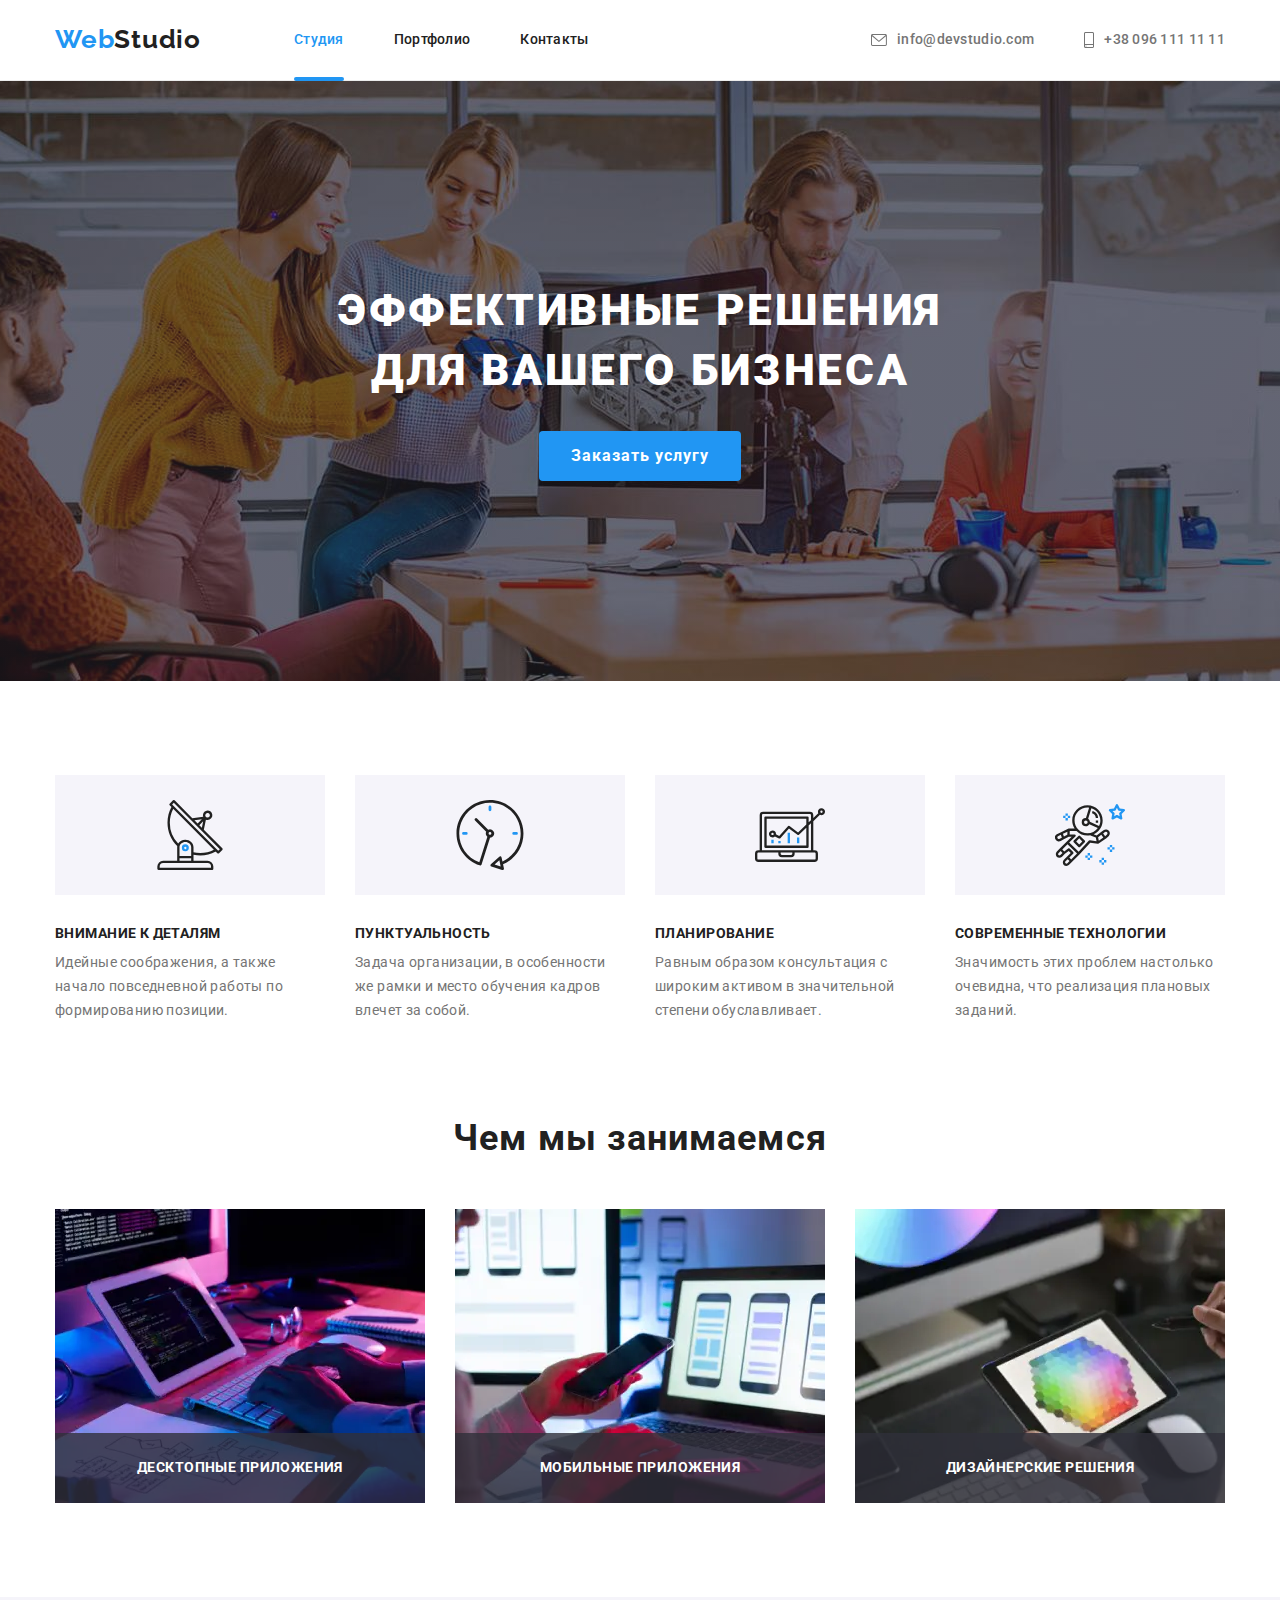
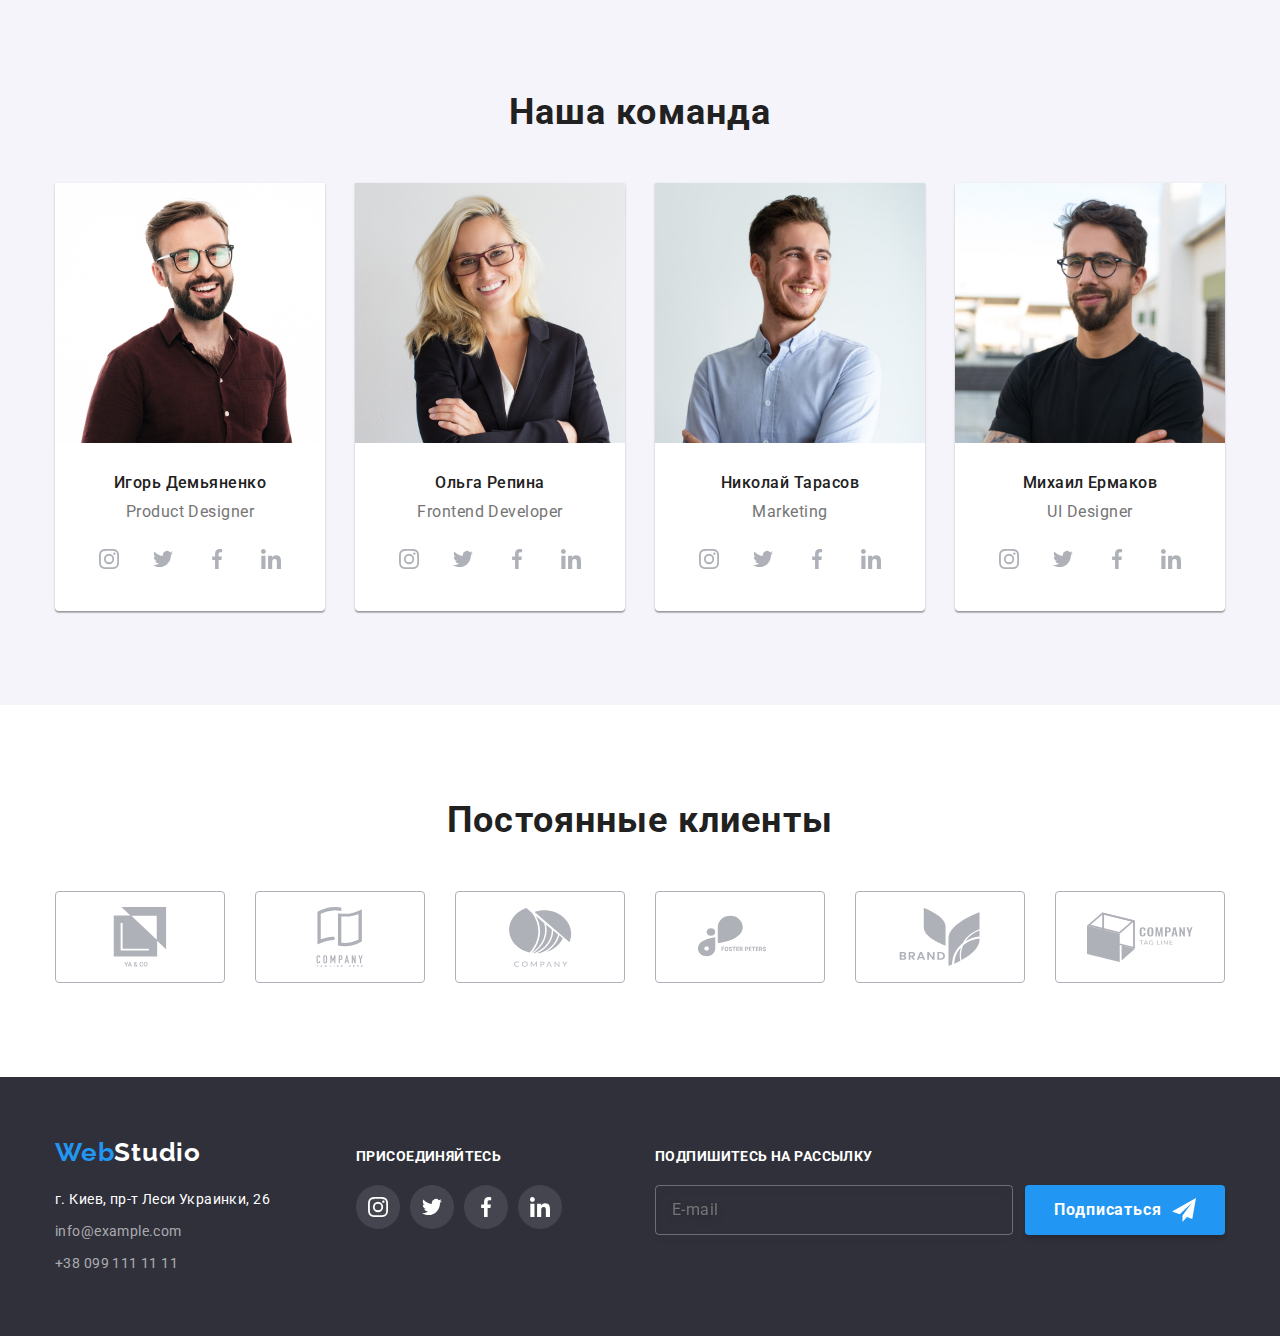
<file: index.html>
<!DOCTYPE html>
<html lang="ru">
  <head>
    <meta charset="UTF-8" />
    <meta http-equiv="X-UA-Compatible" content="IE=edge" />
    <meta name="viewport" content="width=device-width, initial-scale=1" />
    <meta name="description" content="WebStudio" />
    <title>WebStudio</title>

    <!--google font-->
    <link rel="preconnect" href="https://fonts.googleapis.com" />
    <link rel="preconnect" href="https://fonts.gstatic.com" crossorigin />
    <link
      href="https://fonts.googleapis.com/css2?family=Raleway:wght@700&family=Roboto:wght@400;500;700;900&display=swap"
      rel="stylesheet"
    />
    <link
      rel="stylesheet"
      href="https://cdnjs.cloudflare.com/ajax/libs/modern-normalize/1.1.0/modern-normalize.min.css"
    />
    <!-- styles -->
    <link rel="stylesheet" href="./css/main.min.css" />
  </head>
  <body>
    <header class="header">
      <div class="container">
        <nav class="main-nav">
          <a href="./" class="logo"><span>Web</span>Studio</a>
          <ul class="main-nav__list">
            <li class="main-nav__item">
              <a href="./" class="main-nav__link main-nav__link--active">Студия</a>
            </li>
            <li class="main-nav__item">
              <a href="./portfolio.html" class="main-nav__link">Портфолио</a>
            </li>
            <li class="main-nav__item">
              <a href="#" class="main-nav__link">Контакты</a>
            </li>
          </ul>
          <button type="button" class="main-nav__toggler">
            <svg aria-label="Кнопка мобильного меню" width="40" height="40" class="svg-buttons">
              <use class="icon-menu" href="./images/sprite.svg#icon-menu"></use>
              <use class="icon-menu-close" href="./images/sprite.svg#icon-menu-close"></use>
            </svg>
          </button>
        </nav>
        <ul class="contact-list">
          <li class="contact-list__item">
            <a class="contact-list__link contact-list__link--top" href="mailto:info@devstudio.com">
              <svg class="contact-list__icon--envelope">
                <use href="./images/sprite.svg#icon-envelope"></use>
              </svg>
              info@devstudio.com
            </a>
          </li>
          <li class="contact-list__item">
            <a class="contact-list__link contact-list__link--bottom" href="tel:+380961111111">
              <svg class="contact-list__icon--smartphone">
                <use href="./images/sprite.svg#icon-smartphone"></use>
              </svg>
              +38 096 111 11 11
            </a>
          </li>
        </ul>
      </div>
      <div class="mobile-menu__backdrop">
        <div class="container">
          <div class="mobile-menu">
            <ul class="mobile-menu__list">
              <li class="mobile-menu__item">
                <a href="./" class="mobile-menu__link active">Студия</a>
              </li>
              <li class="mobile-menu__item">
                <a href="./portfolio.html" class="mobile-menu__link">Портфолио</a>
              </li>
              <li class="mobile-menu__item">
                <a href="#" class="mobile-menu__link">Контакты</a>
              </li>
            </ul>
            <div class="mobile-menu__wrapper">
              <ul class="mobile-menu__contact-list">
                <li class="mobile-menu__contact-item">
                  <a class="mobile-menu__address" href="tel:+380961111111"> +38 096 111 11 11 </a>
                </li>
                <li class="mobile-menu__contact-item">
                  <a class="mobile-menu__mail" href="mailto:info@devstudio.com">
                    info@devstudio.com
                  </a>
                </li>
              </ul>
              <ul class="mobile-menu__social">
                <li class="mobile-menu__social-item">
                  <a href="" class="mobile-menu__social-link">Instagram</a>
                </li>
                <li class="mobile-menu__social-item">
                  <a href="" class="mobile-menu__social-link">Twitter</a>
                </li>
                <li class="mobile-menu__social-item">
                  <a href="" class="mobile-menu__social-link">Facebook</a>
                </li>
                <li class="mobile-menu__social-item">
                  <a href="" class="mobile-menu__social-link">LinkedIn</a>
                </li>
              </ul>
            </div>
          </div>
        </div>
      </div>
    </header>

    <main>
      <!-- Hero-->
      <section class="section hero">
        <div class="hero__wrapper">
          <h1 class="hero__title">Эффективные решения для вашего бизнеса</h1>
          <button type="button" class="btn hero__button" data-modal-open>Заказать услугу</button>
        </div>
      </section>

      <!--  Особенности  -->
      <section class="section section--pb0">
        <div class="container">
          <ul class="features">
            <li class="features__item">
              <div class="features__box">
                <svg class="features__logo" width="70" height="70">
                  <use href="./images/sprite.svg#icon-antenna"></use>
                </svg>
              </div>
              <h3 class="features__title">Внимание к деталям</h3>
              <p class="">
                Идейные соображения, а также начало повседневной работы по формированию позиции.
              </p>
            </li>
            <li class="features__item">
              <div class="features__box">
                <svg class="features__logo" width="70" height="70">
                  <use href="./images/sprite.svg#icon-clock"></use>
                </svg>
              </div>
              <h3 class="features__title">Пунктуальность</h3>
              <p class="content">
                Задача организации, в особенности же рамки и место обучения кадров влечет за собой.
              </p>
            </li>
            <li class="features__item">
              <div class="features__box">
                <svg class="features__logo" width="70" height="70">
                  <use href="./images/sprite.svg#icon-diagram"></use>
                </svg>
              </div>
              <h3 class="features__title">Планирование</h3>
              <p class="content">
                Равным образом консультация с широким активом в значительной степени обуславливает.
              </p>
            </li>
            <li class="features__item">
              <div class="features__box">
                <svg class="features__logo" width="70" height="70">
                  <use href="./images/sprite.svg#icon-astronaut"></use>
                </svg>
              </div>
              <h3 class="features__title">Современные технологии</h3>
              <p class="content">
                Значимость этих проблем настолько очевидна, что реализация плановых заданий.
              </p>
            </li>
          </ul>
        </div>
      </section>

      <!-- What are we doing -->
      <section class="section hidden-mobile hidden-tablet">
        <div class="container">
          <h2 class="section__title">Чем мы занимаемся</h2>
          <ul class="we-doing">
            <li class="we-doing__item">
              <picture>
                <source
                  srcset="
                    ./images/home/works/webp/img.webp    1x,
                    ./images/home/works/webp/img@2x.webp 2x
                  "
                  type="image/webp"
                />
                <img
                  srcset="./images/home/works/jpg/img.jpg 1x, ./images/home/works/jpg/img@2x.jpg 2x"
                  src="./images/home/works/jpg/img.jpg"
                  alt="Мужчина набирает код"
                  width="370"
                  height="294"
                />
              </picture>

              <div class="we-doing__box">
                <h3 class="we-doing__subtitle">Десктопные приложения</h3>
              </div>
            </li>
            <li class="we-doing__item">
              <picture>
                <source
                  srcset="
                    ./images/home/works/webp/img-1.webp    1x,
                    ./images/home/works/webp/img@2x-1.webp 2x
                  "
                  type="image/webp"
                />
                <img
                  srcset="
                    ./images/home/works/jpg/img-1.jpg    1x,
                    ./images/home/works/jpg/img@2x-1.jpg 2x
                  "
                  src="./images/home/works/jpg/img.jpg"
                  alt="Женщина подбирает дизайн"
                  width="370"
                  height="294"
                />
              </picture>

              <div class="we-doing__box">
                <h3 class="we-doing__subtitle">Мобильные приложения</h3>
              </div>
            </li>
            <li class="we-doing__item">
              <picture>
                <source
                  srcset="
                    ./images/home/works/webp/img-2.webp    1x,
                    ./images/home/works/webp/img@2x-2.webp 2x
                  "
                  type="image/webp"
                />
                <img
                  srcset="
                    ./images/home/works/jpg/img-2.jpg    1x,
                    ./images/home/works/jpg/img@2x-2.jpg 2x
                  "
                  src="./images/home/works/jpg/img.jpg"
                  alt="Девушка подбирает цвет"
                  width="370"
                  height="294"
                />
              </picture>

              <div class="we-doing__box">
                <h3 class="we-doing__subtitle">Дизайнерские решения</h3>
              </div>
            </li>
          </ul>
        </div>
      </section>

      <!-- our team -->
      <section class="section section--bg-grey">
        <div class="container">
          <h2 class="section__title">Наша команда</h2>
          <ul class="our-team">
            <li class="our-team__item">
              <img
                srcset="
                  ./images/home/teams/employee_1/img-270.jpg    270w,
                  ./images/home/teams/employee_1/img-270-2x.jpg 540w,
                  ./images/home/teams/employee_1/img-354.jpg    354w,
                  ./images/home/teams/employee_1/img-354-2x.jpg 708w,
                  ./images/home/teams/employee_1/img-450.jpg    450w,
                  ./images/home/teams/employee_1/img-450-2x.jpg 900w
                "
                sizes="(min-width: 1200px) 270px, (min-width: 768px) 354px, (min-width: 480px) 450px, 270px"
                src="./images/home/teams/employee_1/img-450.jpg"
                class="our-team__photo"
                alt="Игорь Демьяненко - Product Designer"
              />
              <div class="our-team__wrapper">
                <h3 class="our-team__title">Игорь Демьяненко</h3>
                <p class="our-team__content">Product Designer</p>
                <ul class="social">
                  <li class="social__item">
                    <a href="#" class="social__link">
                      <svg class="social__icon" width="20" height="20">
                        <use href="./images/sprite.svg#icon-instagram"></use>
                      </svg>
                    </a>
                  </li>
                  <li class="social__item">
                    <a href="#" class="social__link">
                      <svg class="social__icon" width="20" height="20">
                        <use href="./images/sprite.svg#icon-twitter"></use>
                      </svg>
                    </a>
                  </li>
                  <li class="social__item">
                    <a href="#" class="social__link">
                      <svg class="social__icon" width="20" height="20">
                        <use href="./images/sprite.svg#icon-facebook"></use>
                      </svg>
                    </a>
                  </li>
                  <li class="social__item">
                    <a href="#" class="social__link">
                      <svg class="social__icon" width="20" height="20">
                        <use href="./images/sprite.svg#icon-linkedin"></use>
                      </svg>
                    </a>
                  </li>
                </ul>
              </div>
            </li>
            <li class="our-team__item">
              <img
                srcset="
                  ./images/home/teams/employee_2/img-270.jpg    270w,
                  ./images/home/teams/employee_2/img-270-2x.jpg 540w,
                  ./images/home/teams/employee_2/img-354.jpg    354w,
                  ./images/home/teams/employee_2/img-354-2x.jpg 708w,
                  ./images/home/teams/employee_2/img-450.jpg    450w,
                  ./images/home/teams/employee_2/img-450-2x.jpg 900w
                "
                sizes="(min-width: 1200px) 270px, (min-width: 768px) 354px, (min-width: 480px) 450px, 270px"
                src="./images/home/teams/employee_2/img-450.jpg"
                class="our-team__photo"
                alt="Ольга Репина - Frontend Developer"
              />
              <div class="our-team__wrapper">
                <h3 class="our-team__title">Ольга Репина</h3>
                <p class="our-team__content">Frontend Developer</p>
                <ul class="social">
                  <li class="social__item">
                    <a href="#" class="social__link">
                      <svg class="social__icon" width="20" height="20">
                        <use href="./images/sprite.svg#icon-instagram"></use>
                      </svg>
                    </a>
                  </li>
                  <li class="social__item">
                    <a href="#" class="social__link">
                      <svg class="social__icon" width="20" height="20">
                        <use href="./images/sprite.svg#icon-twitter"></use>
                      </svg>
                    </a>
                  </li>
                  <li class="social__item">
                    <a href="#" class="social__link">
                      <svg class="social__icon" width="20" height="20">
                        <use href="./images/sprite.svg#icon-facebook"></use>
                      </svg>
                    </a>
                  </li>
                  <li class="social__item">
                    <a href="#" class="social__link">
                      <svg class="social__icon" width="20" height="20">
                        <use href="./images/sprite.svg#icon-linkedin"></use>
                      </svg>
                    </a>
                  </li>
                </ul>
              </div>
            </li>
            <li class="our-team__item">
              <img
                srcset="
                  ./images/home/teams/employee_3/img-270.jpg    270w,
                  ./images/home/teams/employee_3/img-270-2x.jpg 540w,
                  ./images/home/teams/employee_3/img-354.jpg    354w,
                  ./images/home/teams/employee_3/img-354-2x.jpg 708w,
                  ./images/home/teams/employee_3/img-450.jpg    450w,
                  ./images/home/teams/employee_3/img-450-2x.jpg 900w
                "
                sizes="(min-width: 1200px) 270px, (min-width: 768px) 354px, (min-width: 480px) 450px, 270px"
                src="./images/home/teams/employee_3/img-450.jpg"
                class="our-team__photo"
                alt="Николай Тарасов - Marketing"
              />
              <div class="our-team__wrapper">
                <h3 class="our-team__title">Николай Тарасов</h3>
                <p class="our-team__content">Marketing</p>
                <ul class="social">
                  <li class="social__item">
                    <a href="#" class="social__link">
                      <svg class="social__icon" width="20" height="20">
                        <use href="./images/sprite.svg#icon-instagram"></use>
                      </svg>
                    </a>
                  </li>
                  <li class="social__item">
                    <a href="#" class="social__link">
                      <svg class="social__icon" width="20" height="20">
                        <use href="./images/sprite.svg#icon-twitter"></use>
                      </svg>
                    </a>
                  </li>
                  <li class="social__item">
                    <a href="#" class="social__link">
                      <svg class="social__icon" width="20" height="20">
                        <use href="./images/sprite.svg#icon-facebook"></use>
                      </svg>
                    </a>
                  </li>
                  <li class="social__item">
                    <a href="#" class="social__link">
                      <svg class="social__icon" width="20" height="20">
                        <use href="./images/sprite.svg#icon-linkedin"></use>
                      </svg>
                    </a>
                  </li>
                </ul>
              </div>
            </li>
            <li class="our-team__item">
              <img
                srcset="
                  ./images/home/teams/employee_4/img-270.jpg    270w,
                  ./images/home/teams/employee_4/img-270-2x.jpg 420w,
                  ./images/home/teams/employee_4/img-354.jpg    354w,
                  ./images/home/teams/employee_4/img-354-2x.jpg 708w,
                  ./images/home/teams/employee_4/img-450.jpg    450w,
                  ./images/home/teams/employee_4/img-450-2x.jpg 900w
                "
                sizes="(min-width: 1200px) 270px, (min-width: 768px) 354px, (min-width: 480px) 450px, 270px"
                src="./images/home/teams/employee_4/img-450.jpg"
                class="our-team__photo"
                alt="Михаил Ермаков - UI Designer"
              />
              <div class="our-team__wrapper">
                <h3 class="our-team__title">Михаил Ермаков</h3>
                <p class="our-team__content">UI Designer</p>
                <ul class="social">
                  <li class="social__item">
                    <a href="#" class="social__link">
                      <svg class="social__icon" width="20" height="20">
                        <use href="./images/sprite.svg#icon-instagram"></use>
                      </svg>
                    </a>
                  </li>
                  <li class="social__item">
                    <a href="#" class="social__link">
                      <svg class="social__icon" width="20" height="20">
                        <use href="./images/sprite.svg#icon-twitter"></use>
                      </svg>
                    </a>
                  </li>
                  <li class="social__item">
                    <a href="#" class="social__link">
                      <svg class="social__icon" width="20" height="20">
                        <use href="./images/sprite.svg#icon-facebook"></use>
                      </svg>
                    </a>
                  </li>
                  <li class="social__item">
                    <a href="#" class="social__link">
                      <svg class="social__icon" width="20" height="20">
                        <use href="./images/sprite.svg#icon-linkedin"></use>
                      </svg>
                    </a>
                  </li>
                </ul>
              </div>
            </li>
          </ul>
        </div>
      </section>

      <!-- clients -->
      <section class="section">
        <div class="container">
          <h2 class="section__title">Постоянные клиенты</h2>
          <ul class="clients">
            <li class="clients__items">
              <a href="#" class="client__link">
                <svg class="client__icon" width="106" height="60">
                  <use href="./images/sprite.svg#icon-company-1"></use>
                </svg>
              </a>
            </li>
            <li class="clients__items">
              <a href="#" class="client__link">
                <svg class="client__icon" width="106" height="60">
                  <use href="./images/sprite.svg#icon-company-2"></use>
                </svg>
              </a>
            </li>
            <li class="clients__items">
              <a href="#" class="client__link">
                <svg class="client__icon" width="106" height="60">
                  <use href="./images/sprite.svg#icon-company-3"></use>
                </svg>
              </a>
            </li>
            <li class="clients__items">
              <a href="#" class="client__link">
                <svg class="client__icon" width="106" height="60">
                  <use href="./images/sprite.svg#icon-company-4"></use>
                </svg>
              </a>
            </li>
            <li class="clients__items">
              <a href="#" class="client__link">
                <svg class="client__icon" width="106" height="60">
                  <use href="./images/sprite.svg#icon-company-5"></use>
                </svg>
              </a>
            </li>
            <li class="clients__items">
              <a href="#" class="client__link">
                <svg class="client__icon" width="106" height="60">
                  <use href="./images/sprite.svg#icon-company-6"></use>
                </svg>
              </a>
            </li>
          </ul>
        </div>
      </section>
    </main>

    <div class="backdrop is-hidden" data-modal>
      <div class="modal">
        <button class="modal__close-button" type="button" data-modal-close>
          <svg class="modal__close-icon">
            <use href="./images/sprite.svg#icon-close"></use>
          </svg>
        </button>
        <p class="modal__title">Оставьте свои данные, мы вам перезвоним</p>

        <!-- FORM -->
        <form action="javascript:void(0);" class="form">
          <ul class="form__list">
            <li class="form__item">
              <label for="name" class="form__label">Имя</label>
              <input type="text" name="name" id="name" class="form__input" />
              <svg class="form__input-icon">
                <use href="./images/sprite.svg#icon-person"></use>
              </svg>
            </li>
            <li class="form__item">
              <label for="tel" class="form__label">Телефон</label>
              <input type="tel" name="name" id="tel" class="form__input" />
              <svg class="form__input-icon">
                <use href="./images/sprite.svg#icon-phone"></use>
              </svg>
            </li>
            <li class="form__item">
              <label for="email" class="form__label">Почта</label>
              <input type="email" name="email" id="email" class="form__input" />
              <svg class="form__input-icon">
                <use href="./images/sprite.svg#icon-email"></use>
              </svg>
            </li>
            <li class="form__item">
              <label for="comment" class="form__label">Комментарий</label>
              <textarea
                name="comment"
                id="comment"
                placeholder="Введите текст"
                class="form__comment"
              ></textarea>
            </li>
          </ul>

          <label for="checkbox" class="form__checkbox-label">
            <input
              type="checkbox"
              name="checkbox"
              id="checkbox"
              class="form__checkbox visually-hidden"
            />
            <span class="form__checkbox-icon"></span>
            Соглашаюсь с рассылкой и принимаю
            <a href="#" class="form__checkbox-link"> Условия договора</a>
          </label>

          <button type="submit" class="btn form__button">Отправить</button>
        </form>
        <!-- END FORM -->
      </div>
    </div>

    <footer class="footer">
      <div class="container">
        <div class="footer_wrapper">
          <div class="footer__block">
            <a href="#" class="footer__logo logo"><span>Web</span>Studio</a>
            <address class="footer__address">г. Киев, пр-т Леси Украинки, 26</address>
            <ul class="footer__list">
              <li class="footer__item">
                <a class="footer__link" href="mailto:info@example.com">info@example.com</a>
              </li>
              <li class="footer__item">
                <a class="footer__link" href="tel:+380991111111">+38 099 111 11 11</a>
              </li>
            </ul>
          </div>

          <div class="footer__social">
            <p class="footer__title">присоединяйтесь</p>
            <ul class="social social--grey">
              <li class="social__item">
                <a href="#" class="social__link">
                  <svg class="social__icon" width="20" height="20">
                    <use href="./images/sprite.svg#icon-instagram"></use>
                  </svg>
                </a>
              </li>
              <li class="social__item">
                <a href="#" class="social__link">
                  <svg class="social__icon" width="20" height="20">
                    <use href="./images/sprite.svg#icon-twitter"></use>
                  </svg>
                </a>
              </li>
              <li class="social__item">
                <a href="#" class="social__link">
                  <svg class="social__icon" width="20" height="20">
                    <use href="./images/sprite.svg#icon-facebook"></use>
                  </svg>
                </a>
              </li>
              <li class="social__item">
                <a href="#" class="social__link">
                  <svg class="social__icon" width="20" height="20">
                    <use href="./images/sprite.svg#icon-linkedin"></use>
                  </svg>
                </a>
              </li>
            </ul>
          </div>
        </div>

        <div class="footer__subscribe">
          <p class="footer__title">Подпишитесь на рассылку</p>
          <form action="#" class="subscribe-form">
            <input type="email" placeholder="E-mail" class="subscribe-form__input" />
            <button type="submit" class="btn subscribe-form__button">Подписаться</button>
          </form>
        </div>
      </div>
    </footer>

    <script src="./js/modal.js"></script>
    <script src="./js/mobile-menu.js"></script>
  </body>
</html>
</file>
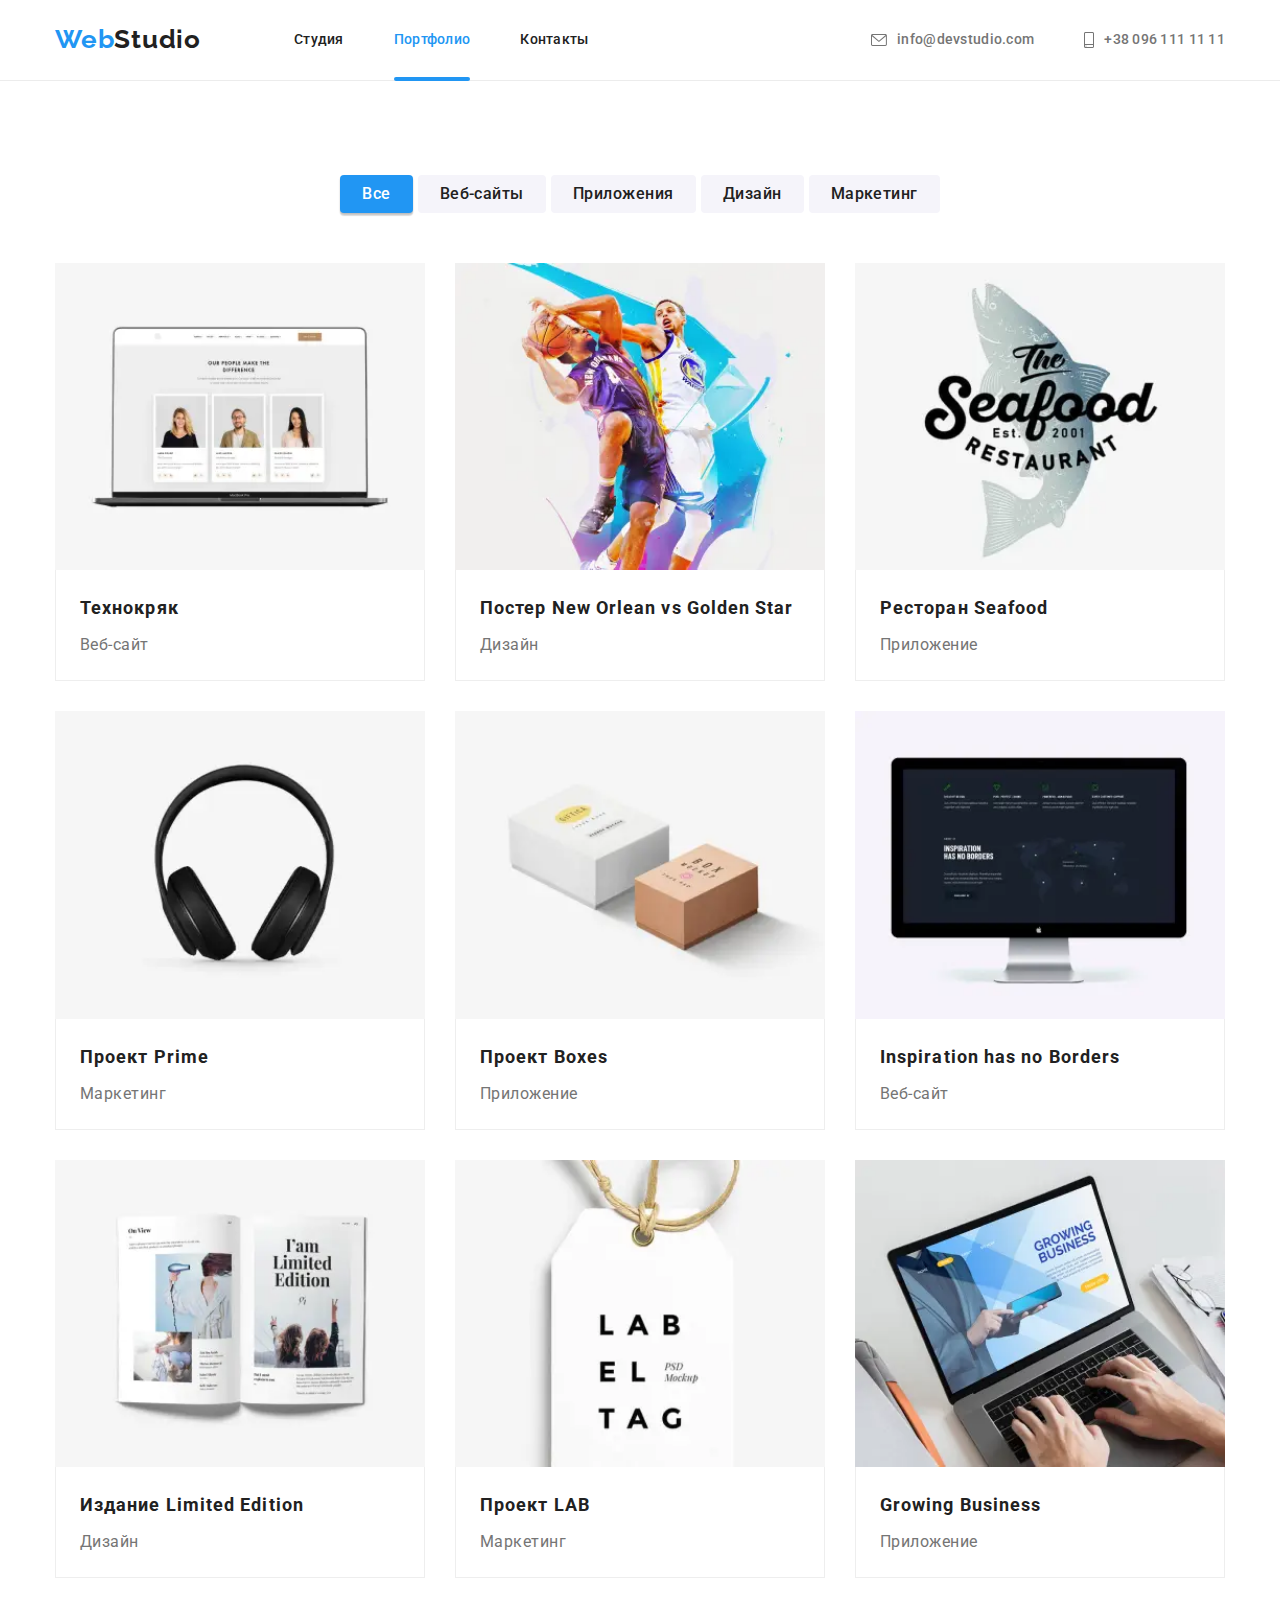
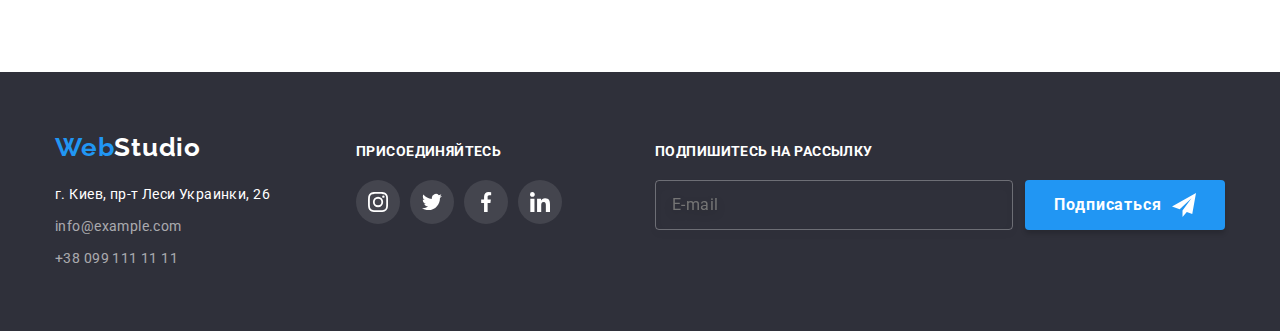
<file: portfolio.html>
<!DOCTYPE html>
<html lang="ru">
  <head>
    <meta charset="UTF-8" />
    <meta http-equiv="X-UA-Compatible" content="IE=edge" />
    <meta name="viewport" content="width=device-width, initial-scale=1" />
    <meta name="description" content="WebStudio" />
    <title>WebStudio</title>

    <!--google font-->
    <link rel="preconnect" href="https://fonts.googleapis.com" />
    <link rel="preconnect" href="https://fonts.gstatic.com" crossorigin />
    <link
      href="https://fonts.googleapis.com/css2?family=Raleway:wght@700&family=Roboto:wght@400;500;700;900&display=swap"
      rel="stylesheet"
    />
    <link
      rel="stylesheet"
      href="https://cdnjs.cloudflare.com/ajax/libs/modern-normalize/1.1.0/modern-normalize.min.css"
    />
    <!-- styles -->
    <link rel="stylesheet" href="./css/main.min.css" />
  </head>
  <body>
    <header class="header">
      <div class="container">
        <nav class="main-nav">
          <a href="./" class="logo"><span>Web</span>Studio</a>
          <ul class="main-nav__list">
            <li class="main-nav__item">
              <a href="./" class="main-nav__link">Студия</a>
            </li>
            <li class="main-nav__item">
              <a href="./portfolio.html" class="main-nav__link main-nav__link--active">Портфолио</a>
            </li>
            <li class="main-nav__item">
              <a href="#" class="main-nav__link">Контакты</a>
            </li>
          </ul>
          <button type="button" class="main-nav__toggler">
            <svg aria-label="Кнопка мобильного меню" width="40" height="40" class="svg-buttons">
              <use class="icon-menu" href="./images/sprite.svg#icon-menu"></use>
              <use class="icon-menu-close" href="./images/sprite.svg#icon-menu-close"></use>
            </svg>
          </button>
        </nav>
        <ul class="contact-list">
          <li class="contact-list__item">
            <a class="contact-list__link contact-list__link--top" href="mailto:info@devstudio.com">
              <svg class="contact-list__icon--envelope">
                <use href="./images/sprite.svg#icon-envelope"></use>
              </svg>
              info@devstudio.com
            </a>
          </li>
          <li class="contact-list__item">
            <a class="contact-list__link contact-list__link--bottom" href="tel:+380961111111">
              <svg class="contact-list__icon--smartphone">
                <use href="./images/sprite.svg#icon-smartphone"></use>
              </svg>
              +38 096 111 11 11
            </a>
          </li>
        </ul>
      </div>
      <div class="mobile-menu__backdrop">
        <div class="container">
          <div class="mobile-menu">
            <ul class="mobile-menu__list">
              <li class="mobile-menu__item">
                <a href="./" class="mobile-menu__link">Студия</a>
              </li>
              <li class="mobile-menu__item">
                <a href="./portfolio.html" class="mobile-menu__link active">Портфолио</a>
              </li>
              <li class="mobile-menu__item">
                <a href="#" class="mobile-menu__link">Контакты</a>
              </li>
            </ul>
            <div class="mobile-menu__wrapper">
              <ul class="mobile-menu__contact-list">
                <li class="mobile-menu__contact-item">
                  <a class="mobile-menu__address" href="tel:+380961111111"> +38 096 111 11 11 </a>
                </li>
                <li class="mobile-menu__contact-item">
                  <a class="mobile-menu__mail" href="mailto:info@devstudio.com">
                    info@devstudio.com
                  </a>
                </li>
              </ul>
              <ul class="mobile-menu__social">
                <li class="mobile-menu__social-item">
                  <a href="" class="mobile-menu__social-link">Instagram</a>
                </li>
                <li class="mobile-menu__social-item">
                  <a href="" class="mobile-menu__social-link">Twitter</a>
                </li>
                <li class="mobile-menu__social-item">
                  <a href="" class="mobile-menu__social-link">Facebook</a>
                </li>
                <li class="mobile-menu__social-item">
                  <a href="" class="mobile-menu__social-link">LinkedIn</a>
                </li>
              </ul>
            </div>
          </div>
        </div>
      </div>
    </header>
    <main>
      <section class="section">
        <div class="container">
          <ul class="portfolio-filter">
            <li class="item"><button type="button" class="button btn-active">Все</button></li>
            <li class="item"><button type="button" class="button">Веб-сайты</button></li>
            <li class="item"><button type="button" class="button">Приложения</button></li>
            <li class="item"><button type="button" class="button">Дизайн</button></li>
            <li class="item"><button type="button" class="button">Маркетинг</button></li>
          </ul>

          <ul class="portfolio-projects list">
            <li class="item">
              <a href="#" class="portfolio-link">
                <div class="overlay-box">
                  <picture class="portfolio__img">
                    <source
                      srcset="
                        ./images/portfolio/portfolio-mobile/webp/img@1x.webp 1x,
                        ./images/portfolio/portfolio-mobile/webp/img@2x.webp 2x,
                        ./images/portfolio/portfolio-mobile/webp/img@3x.webp 3x
                      "
                      media="(max-width: 767px)"
                      type="image/webp"
                    />
                    <source
                      srcset="
                        ./images/portfolio/portfolio-tablet/webp/img@1x.webp 1x,
                        ./images/portfolio/portfolio-tablet/webp/img@2x.webp 2x,
                        ./images/portfolio/portfolio-tablet/webp/img@3x.webp 3x
                      "
                      media="(min-width: 768px)"
                      type="image/webp"
                    />
                    <source
                      srcset="
                        ./images/portfolio/portfolio-desctop/webp/img@1x.webp 1x,
                        ./images/portfolio/portfolio-desctop/webp/img@2x.webp 2x,
                        ./images/portfolio/portfolio-desctop/webp/img@3x.webp 3x
                      "
                      media="(min-width: 1200px)"
                      type="image/webp"
                    />
                    <img
                      srcset="
                        ./images/portfolio/portfolio-tablet/jpg/img@1x.jpg   354w,
                        ./images/portfolio/portfolio-desctop/jpg/img@1x.jpg  370w,
                        ./images/portfolio/portfolio-mobile/jpg/img@1x.jpg   450w,
                        ./images/portfolio/portfolio-tablet/jpg/img@2x.jpg   708w,
                        ./images/portfolio/portfolio-desctop/jpg/img@2x.jpg  740w,
                        ./images/portfolio/portfolio-mobile/jpg/img@2x.jpg   900w,
                        ./images/portfolio/portfolio-tablet/jpg/img@3x.jpg  1062w,
                        ./images/portfolio/portfolio-desctop/jpg/img@3x.jpg 1110w,
                        ./images/portfolio/portfolio-mobile/jpg/img@3x.jpg  1350w
                      "
                      sizes="(min-width: 1200px) 370px, (min-width: 768px) 354px,  450px"
                      src="./images/portfolio/portfolio-mobile/jpg/img@1x.jpg"
                      alt="Технокряк"
                    />
                  </picture>

                  <div class="overlay">
                    <p class="overlay-text">
                      Ресурс предлагает комплексные предложения с разным уровнем функционала и
                      сервисов. Все это позволит посетителю получить исчерпывающие сведения о
                      компании или частном лице.
                    </p>
                  </div>
                </div>

                <div class="portfolio-wrapper">
                  <h2 class="title">Технокряк</h2>
                  <p class="content">Веб-сайт</p>
                </div>
              </a>
            </li>
            <li class="item">
              <a href="#" class="portfolio-link">
                <div class="overlay-box">
                  <picture class="portfolio__img">
                    <source
                      srcset="
                        ./images/portfolio/portfolio-mobile/webp/img@1x-1.webp 1x,
                        ./images/portfolio/portfolio-mobile/webp/img@2x-1.webp 2x,
                        ./images/portfolio/portfolio-mobile/webp/img@3x-1.webp 3x
                      "
                      media="(max-width: 767px)"
                      type="image/webp"
                    />
                    <source
                      srcset="
                        ./images/portfolio/portfolio-tablet/webp/img@1x-1.webp 1x,
                        ./images/portfolio/portfolio-tablet/webp/img@2x-1.webp 2x,
                        ./images/portfolio/portfolio-tablet/webp/img@3x-1.webp 3x
                      "
                      media="(min-width: 768px)"
                      type="image/webp"
                    />
                    <source
                      srcset="
                        ./images/portfolio/portfolio-desctop/webp/img@1x-1.webp 1x,
                        ./images/portfolio/portfolio-desctop/webp/img@2x-1.webp 2x,
                        ./images/portfolio/portfolio-desctop/webp/img@3x-1.webp 3x
                      "
                      media="(min-width: 1200px)"
                      type="image/webp"
                    />
                    <img
                      srcset="
                        ./images/portfolio/portfolio-tablet/jpg/img@1x-1.jpg   354w,
                        ./images/portfolio/portfolio-desctop/jpg/img@1x-1.jpg  370w,
                        ./images/portfolio/portfolio-mobile/jpg/img@1x-1.jpg   450w,
                        ./images/portfolio/portfolio-tablet/jpg/img@2x-1.jpg   708w,
                        ./images/portfolio/portfolio-desctop/jpg/img@2x-1.jpg  740w,
                        ./images/portfolio/portfolio-mobile/jpg/img@2x-1.jpg   900w,
                        ./images/portfolio/portfolio-tablet/jpg/img@3x-1.jpg  1062w,
                        ./images/portfolio/portfolio-desctop/jpg/img@3x-1.jpg 1110w,
                        ./images/portfolio/portfolio-mobile/jpg/img@3x-1.jpg  1350w
                      "
                      sizes="(min-width: 1200px) 370px, (min-width: 768px) 354px,  450px"
                      src="./images/portfolio/portfolio-mobile/jpg/img@1x-1.jpg"
                      alt="Постер New Orlean vs Golden Star"
                    />
                  </picture>
                  <div class="overlay">
                    <p class="overlay-text">
                      Ресурс предлагает комплексные предложения с разным уровнем функционала и
                      сервисов. Все это позволит посетителю получить исчерпывающие сведения о
                      компании или частном лице.
                    </p>
                  </div>
                </div>
                <div class="portfolio-wrapper">
                  <h2 class="title">Постер New Orlean vs Golden Star</h2>
                  <p class="content">Дизайн</p>
                </div>
              </a>
            </li>
            <li class="item">
              <a href="#" class="portfolio-link">
                <div class="overlay-box">
                  <picture class="portfolio__img">
                    <source
                      srcset="
                        ./images/portfolio/portfolio-mobile/webp/img@1x-2.webp 1x,
                        ./images/portfolio/portfolio-mobile/webp/img@2x-2.webp 2x,
                        ./images/portfolio/portfolio-mobile/webp/img@3x-2.webp 3x
                      "
                      media="(max-width: 767px)"
                      type="image/webp"
                    />
                    <source
                      srcset="
                        ./images/portfolio/portfolio-tablet/webp/img@1x-2.webp 1x,
                        ./images/portfolio/portfolio-tablet/webp/img@2x-2.webp 2x,
                        ./images/portfolio/portfolio-tablet/webp/img@3x-2.webp 3x
                      "
                      media="(min-width: 768px)"
                      type="image/webp"
                    />
                    <source
                      srcset="
                        ./images/portfolio/portfolio-desctop/webp/img@1x-2.webp 1x,
                        ./images/portfolio/portfolio-desctop/webp/img@2x-2.webp 2x,
                        ./images/portfolio/portfolio-desctop/webp/img@3x-2.webp 3x
                      "
                      media="(min-width: 1200px)"
                      type="image/webp"
                    />
                    <img
                      srcset="
                        ./images/portfolio/portfolio-tablet/jpg/img@1x-2.jpg   354w,
                        ./images/portfolio/portfolio-desctop/jpg/img@1x-2.jpg  370w,
                        ./images/portfolio/portfolio-mobile/jpg/img@1x-2.jpg   450w,
                        ./images/portfolio/portfolio-tablet/jpg/img@2x-2.jpg   708w,
                        ./images/portfolio/portfolio-desctop/jpg/img@2x-2.jpg  740w,
                        ./images/portfolio/portfolio-mobile/jpg/img@2x-2.jpg   900w,
                        ./images/portfolio/portfolio-tablet/jpg/img@3x-2.jpg  1062w,
                        ./images/portfolio/portfolio-desctop/jpg/img@3x-2.jpg 1110w,
                        ./images/portfolio/portfolio-mobile/jpg/img@3x-2.jpg  1350w
                      "
                      sizes="(min-width: 1200px) 370px, (min-width: 768px) 354px,  450px"
                      src="./images/portfolio/portfolio-mobile/jpg/img@1x-2.jpg"
                      alt="Ресторан Seafood"
                    />
                  </picture>
                  <div class="overlay">
                    <p class="overlay-text">
                      Ресурс предлагает комплексные предложения с разным уровнем функционала и
                      сервисов. Все это позволит посетителю получить исчерпывающие сведения о
                      компании или частном лице.
                    </p>
                  </div>
                </div>
                <div class="portfolio-wrapper">
                  <h2 class="title">Ресторан Seafood</h2>
                  <p class="content">Приложение</p>
                </div>
              </a>
            </li>
            <li class="item">
              <a href="#" class="portfolio-link">
                <div class="overlay-box">
                  <picture class="portfolio__img">
                    <source
                      srcset="
                        ./images/portfolio/portfolio-mobile/webp/img@1x-3.webp 1x,
                        ./images/portfolio/portfolio-mobile/webp/img@2x-3.webp 2x,
                        ./images/portfolio/portfolio-mobile/webp/img@3x-3.webp 3x
                      "
                      media="(max-width: 767px)"
                      type="image/webp"
                    />
                    <source
                      srcset="
                        ./images/portfolio/portfolio-tablet/webp/img@1x-3.webp 1x,
                        ./images/portfolio/portfolio-tablet/webp/img@2x-3.webp 2x,
                        ./images/portfolio/portfolio-tablet/webp/img@3x-3.webp 3x
                      "
                      media="(min-width: 768px)"
                      type="image/webp"
                    />
                    <source
                      srcset="
                        ./images/portfolio/portfolio-desctop/webp/img@1x-3.webp 1x,
                        ./images/portfolio/portfolio-desctop/webp/img@2x-3.webp 2x,
                        ./images/portfolio/portfolio-desctop/webp/img@3x-3.webp 3x
                      "
                      media="(min-width: 1200px)"
                      type="image/webp"
                    />
                    <img
                      srcset="
                        ./images/portfolio/portfolio-tablet/jpg/img@1x-3.jpg   354w,
                        ./images/portfolio/portfolio-desctop/jpg/img@1x-3.jpg  370w,
                        ./images/portfolio/portfolio-mobile/jpg/img@1x-3.jpg   450w,
                        ./images/portfolio/portfolio-tablet/jpg/img@2x-3.jpg   708w,
                        ./images/portfolio/portfolio-desctop/jpg/img@2x-3.jpg  740w,
                        ./images/portfolio/portfolio-mobile/jpg/img@2x-3.jpg   900w,
                        ./images/portfolio/portfolio-tablet/jpg/img@3x-3.jpg  1062w,
                        ./images/portfolio/portfolio-desctop/jpg/img@3x-3.jpg 1110w,
                        ./images/portfolio/portfolio-mobile/jpg/img@3x-3.jpg  1350w
                      "
                      sizes="(min-width: 1200px) 370px, (min-width: 768px) 354px,  450px"
                      src="./images/portfolio/portfolio-mobile/jpg/img@1x-3.jpg"
                      alt="Проект Prime"
                    />
                  </picture>
                  <div class="overlay">
                    <p class="overlay-text">
                      Ресурс предлагает комплексные предложения с разным уровнем функционала и
                      сервисов. Все это позволит посетителю получить исчерпывающие сведения о
                      компании или частном лице.
                    </p>
                  </div>
                </div>
                <div class="portfolio-wrapper">
                  <h2 class="title">Проект Prime</h2>
                  <p class="content">Маркетинг</p>
                </div>
              </a>
            </li>
            <li class="item">
              <a href="#" class="portfolio-link">
                <div class="overlay-box">
                  <picture class="portfolio__img">
                    <source
                      srcset="
                        ./images/portfolio/portfolio-mobile/webp/img@1x-4.webp 1x,
                        ./images/portfolio/portfolio-mobile/webp/img@2x-4.webp 2x,
                        ./images/portfolio/portfolio-mobile/webp/img@3x-4.webp 3x
                      "
                      media="(max-width: 767px)"
                      type="image/webp"
                    />
                    <source
                      srcset="
                        ./images/portfolio/portfolio-tablet/webp/img@1x-4.webp 1x,
                        ./images/portfolio/portfolio-tablet/webp/img@2x-4.webp 2x,
                        ./images/portfolio/portfolio-tablet/webp/img@3x-4.webp 3x
                      "
                      media="(min-width: 768px)"
                      type="image/webp"
                    />
                    <source
                      srcset="
                        ./images/portfolio/portfolio-desctop/webp/img@1x-4.webp 1x,
                        ./images/portfolio/portfolio-desctop/webp/img@2x-4.webp 2x,
                        ./images/portfolio/portfolio-desctop/webp/img@3x-4.webp 3x
                      "
                      media="(min-width: 1200px)"
                      type="image/webp"
                    />
                    <img
                      srcset="
                        ./images/portfolio/portfolio-tablet/jpg/img@1x-4.jpg   354w,
                        ./images/portfolio/portfolio-desctop/jpg/img@1x-4.jpg  370w,
                        ./images/portfolio/portfolio-mobile/jpg/img@1x-4.jpg   450w,
                        ./images/portfolio/portfolio-tablet/jpg/img@2x-4.jpg   708w,
                        ./images/portfolio/portfolio-desctop/jpg/img@2x-4.jpg  740w,
                        ./images/portfolio/portfolio-mobile/jpg/img@2x-4.jpg   900w,
                        ./images/portfolio/portfolio-tablet/jpg/img@3x-4.jpg  1062w,
                        ./images/portfolio/portfolio-desctop/jpg/img@3x-4.jpg 1110w,
                        ./images/portfolio/portfolio-mobile/jpg/img@3x-4.jpg  1350w
                      "
                      sizes="(min-width: 1200px) 370px, (min-width: 768px) 354px,  450px"
                      src="./images/portfolio/portfolio-mobile/jpg/img@1x-4.jpg"
                      alt="Проект Boxes"
                    />
                  </picture>
                  <div class="overlay">
                    <p class="overlay-text">
                      Ресурс предлагает комплексные предложения с разным уровнем функционала и
                      сервисов. Все это позволит посетителю получить исчерпывающие сведения о
                      компании или частном лице.
                    </p>
                  </div>
                </div>
                <div class="portfolio-wrapper">
                  <h2 class="title">Проект Boxes</h2>
                  <p class="content">Приложение</p>
                </div>
              </a>
            </li>
            <li class="item">
              <a href="#" class="portfolio-link">
                <div class="overlay-box">
                  <picture class="portfolio__img">
                    <source
                      srcset="
                        ./images/portfolio/portfolio-mobile/webp/img@1x-5.webp 1x,
                        ./images/portfolio/portfolio-mobile/webp/img@2x-5.webp 2x,
                        ./images/portfolio/portfolio-mobile/webp/img@3x-5.webp 3x
                      "
                      media="(max-width: 767px)"
                      type="image/webp"
                    />
                    <source
                      srcset="
                        ./images/portfolio/portfolio-tablet/webp/img@1x-5.webp 1x,
                        ./images/portfolio/portfolio-tablet/webp/img@2x-5.webp 2x,
                        ./images/portfolio/portfolio-tablet/webp/img@3x-5.webp 3x
                      "
                      media="(min-width: 768px)"
                      type="image/webp"
                    />
                    <source
                      srcset="
                        ./images/portfolio/portfolio-desctop/webp/img@1x-5.webp 1x,
                        ./images/portfolio/portfolio-desctop/webp/img@2x-5.webp 2x,
                        ./images/portfolio/portfolio-desctop/webp/img@3x-5.webp 3x
                      "
                      media="(min-width: 1200px)"
                      type="image/webp"
                    />
                    <img
                      srcset="
                        ./images/portfolio/portfolio-tablet/jpg/img@1x-5.jpg   354w,
                        ./images/portfolio/portfolio-desctop/jpg/img@1x-5.jpg  370w,
                        ./images/portfolio/portfolio-mobile/jpg/img@1x-5.jpg   450w,
                        ./images/portfolio/portfolio-tablet/jpg/img@2x-5.jpg   708w,
                        ./images/portfolio/portfolio-desctop/jpg/img@2x-5.jpg  740w,
                        ./images/portfolio/portfolio-mobile/jpg/img@2x-5.jpg   900w,
                        ./images/portfolio/portfolio-tablet/jpg/img@3x-5.jpg  1062w,
                        ./images/portfolio/portfolio-desctop/jpg/img@3x-5.jpg 1110w,
                        ./images/portfolio/portfolio-mobile/jpg/img@3x-5.jpg  1350w
                      "
                      sizes="(min-width: 1200px) 370px, (min-width: 768px) 354px,  450px"
                      src="./images/portfolio/portfolio-mobile/jpg/img@1x-5.jpg"
                      alt="Inspiration has no Borders"
                    />
                  </picture>

                  <div class="overlay">
                    <p class="overlay-text">
                      Ресурс предлагает комплексные предложения с разным уровнем функционала и
                      сервисов. Все это позволит посетителю получить исчерпывающие сведения о
                      компании или частном лице.
                    </p>
                  </div>
                </div>
                <div class="portfolio-wrapper">
                  <h2 class="title">Inspiration has no Borders</h2>
                  <p class="content">Веб-сайт</p>
                </div>
              </a>
            </li>
            <li class="item">
              <a href="#" class="portfolio-link">
                <div class="overlay-box">
                  <picture class="portfolio__img">
                    <source
                      srcset="
                        ./images/portfolio/portfolio-mobile/webp/img@1x-6.webp 1x,
                        ./images/portfolio/portfolio-mobile/webp/img@2x-6.webp 2x,
                        ./images/portfolio/portfolio-mobile/webp/img@3x-6.webp 3x
                      "
                      media="(max-width: 767px)"
                      type="image/webp"
                    />
                    <source
                      srcset="
                        ./images/portfolio/portfolio-tablet/webp/img@1x-6.webp 1x,
                        ./images/portfolio/portfolio-tablet/webp/img@2x-6.webp 2x,
                        ./images/portfolio/portfolio-tablet/webp/img@3x-6.webp 3x
                      "
                      media="(min-width: 768px)"
                      type="image/webp"
                    />
                    <source
                      srcset="
                        ./images/portfolio/portfolio-desctop/webp/img@1x-6.webp 1x,
                        ./images/portfolio/portfolio-desctop/webp/img@2x-6.webp 2x,
                        ./images/portfolio/portfolio-desctop/webp/img@3x-6.webp 3x
                      "
                      media="(min-width: 1200px)"
                      type="image/webp"
                    />
                    <img
                      srcset="
                        ./images/portfolio/portfolio-tablet/jpg/img@1x-6.jpg   354w,
                        ./images/portfolio/portfolio-desctop/jpg/img@1x-6.jpg  370w,
                        ./images/portfolio/portfolio-mobile/jpg/img@1x-6.jpg   450w,
                        ./images/portfolio/portfolio-tablet/jpg/img@2x-6.jpg   708w,
                        ./images/portfolio/portfolio-desctop/jpg/img@2x-6.jpg  740w,
                        ./images/portfolio/portfolio-mobile/jpg/img@2x-6.jpg   900w,
                        ./images/portfolio/portfolio-tablet/jpg/img@3x-6.jpg  1062w,
                        ./images/portfolio/portfolio-desctop/jpg/img@3x-6.jpg 1110w,
                        ./images/portfolio/portfolio-mobile/jpg/img@3x-6.jpg  1350w
                      "
                      sizes="(min-width: 1200px) 370px, (min-width: 768px) 354px,  450px"
                      src="./images/portfolio/portfolio-mobile/jpg/img@1x-6.jpg"
                      alt="Издание Limited Edition"
                    />
                  </picture>

                  <div class="overlay">
                    <p class="overlay-text">
                      Ресурс предлагает комплексные предложения с разным уровнем функционала и
                      сервисов. Все это позволит посетителю получить исчерпывающие сведения о
                      компании или частном лице.
                    </p>
                  </div>
                </div>
                <div class="portfolio-wrapper">
                  <h2 class="title">Издание Limited Edition</h2>
                  <p class="content">Дизайн</p>
                </div>
              </a>
            </li>
            <li class="item">
              <a href="#" class="portfolio-link">
                <div class="overlay-box">
                  <picture class="portfolio__img">
                    <source
                      srcset="
                        ./images/portfolio/portfolio-mobile/webp/img@1x-7.webp 1x,
                        ./images/portfolio/portfolio-mobile/webp/img@2x-7.webp 2x,
                        ./images/portfolio/portfolio-mobile/webp/img@3x-7.webp 3x
                      "
                      media="(max-width: 767px)"
                      type="image/webp"
                    />
                    <source
                      srcset="
                        ./images/portfolio/portfolio-tablet/webp/img@1x-7.webp 1x,
                        ./images/portfolio/portfolio-tablet/webp/img@2x-7.webp 2x,
                        ./images/portfolio/portfolio-tablet/webp/img@3x-7.webp 3x
                      "
                      media="(min-width: 768px)"
                      type="image/webp"
                    />
                    <source
                      srcset="
                        ./images/portfolio/portfolio-desctop/webp/img@1x-7.webp 1x,
                        ./images/portfolio/portfolio-desctop/webp/img@2x-7.webp 2x,
                        ./images/portfolio/portfolio-desctop/webp/img@3x-7.webp 3x
                      "
                      media="(min-width: 1200px)"
                      type="image/webp"
                    />
                    <img
                      srcset="
                        ./images/portfolio/portfolio-tablet/jpg/img@1x-7.jpg   354w,
                        ./images/portfolio/portfolio-desctop/jpg/img@1x-7.jpg  370w,
                        ./images/portfolio/portfolio-mobile/jpg/img@1x-7.jpg   450w,
                        ./images/portfolio/portfolio-tablet/jpg/img@2x-7.jpg   708w,
                        ./images/portfolio/portfolio-desctop/jpg/img@2x-7.jpg  740w,
                        ./images/portfolio/portfolio-mobile/jpg/img@2x-7.jpg   900w,
                        ./images/portfolio/portfolio-tablet/jpg/img@3x-7.jpg  1062w,
                        ./images/portfolio/portfolio-desctop/jpg/img@3x-7.jpg 1110w,
                        ./images/portfolio/portfolio-mobile/jpg/img@3x-7.jpg  1350w
                      "
                      sizes="(min-width: 1200px) 370px, (min-width: 768px) 354px,  450px"
                      src="./images/portfolio/portfolio-mobile/jpg/img@1x-7.jpg"
                      alt="роект LAB"
                    />
                  </picture>
                  <div class="overlay">
                    <p class="overlay-text">
                      Ресурс предлагает комплексные предложения с разным уровнем функционала и
                      сервисов. Все это позволит посетителю получить исчерпывающие сведения о
                      компании или частном лице.
                    </p>
                  </div>
                </div>
                <div class="portfolio-wrapper">
                  <h2 class="title">Проект LAB</h2>
                  <p class="content">Маркетинг</p>
                </div>
              </a>
            </li>
            <li class="item">
              <a href="#" class="portfolio-link">
                <div class="overlay-box">
                  <picture class="portfolio__img">
                    <source
                      srcset="
                        ./images/portfolio/portfolio-mobile/webp/img@1x-8.webp 1x,
                        ./images/portfolio/portfolio-mobile/webp/img@2x-8.webp 2x,
                        ./images/portfolio/portfolio-mobile/webp/img@3x-8.webp 3x
                      "
                      media="(max-width: 767px)"
                      type="image/webp"
                    />
                    <source
                      srcset="
                        ./images/portfolio/portfolio-tablet/webp/img@1x-8.webp 1x,
                        ./images/portfolio/portfolio-tablet/webp/img@2x-8.webp 2x,
                        ./images/portfolio/portfolio-tablet/webp/img@3x-8.webp 3x
                      "
                      media="(min-width: 768px)"
                      type="image/webp"
                    />
                    <source
                      srcset="
                        ./images/portfolio/portfolio-desctop/webp/img@1x-8.webp 1x,
                        ./images/portfolio/portfolio-desctop/webp/img@2x-8.webp 2x,
                        ./images/portfolio/portfolio-desctop/webp/img@3x-8.webp 3x
                      "
                      media="(min-width: 1200px)"
                      type="image/webp"
                    />
                    <img
                      srcset="
                        ./images/portfolio/portfolio-tablet/jpg/img@1x-8.jpg   354w,
                        ./images/portfolio/portfolio-desctop/jpg/img@1x-8.jpg  370w,
                        ./images/portfolio/portfolio-mobile/jpg/img@1x-8.jpg   450w,
                        ./images/portfolio/portfolio-tablet/jpg/img@2x-8.jpg   708w,
                        ./images/portfolio/portfolio-desctop/jpg/img@2x-8.jpg  740w,
                        ./images/portfolio/portfolio-mobile/jpg/img@2x-8.jpg   900w,
                        ./images/portfolio/portfolio-tablet/jpg/img@3x-8.jpg  1062w,
                        ./images/portfolio/portfolio-desctop/jpg/img@3x-8.jpg 1110w,
                        ./images/portfolio/portfolio-mobile/jpg/img@3x-8.jpg  1350w
                      "
                      sizes="(min-width: 1200px) 370px, (min-width: 768px) 354px,  450px"
                      src="./images/portfolio/portfolio-mobile/jpg/img@1x-8.jpg"
                      alt="Growing Business"
                    />
                  </picture>

                  <div class="overlay">
                    <p class="overlay-text">
                      Ресурс предлагает комплексные предложения с разным уровнем функционала и
                      сервисов. Все это позволит посетителю получить исчерпывающие сведения о
                      компании или частном лице.
                    </p>
                  </div>
                </div>
                <div class="portfolio-wrapper">
                  <h2 class="title">Growing Business</h2>
                  <p class="content">Приложение</p>
                </div>
              </a>
            </li>
          </ul>
        </div>
      </section>
    </main>
    <footer class="footer">
      <div class="container">
        <div class="footer_wrapper">
          <div class="footer__block">
            <a href="#" class="footer__logo logo"><span>Web</span>Studio</a>
            <address class="footer__address">г. Киев, пр-т Леси Украинки, 26</address>
            <ul class="footer__list">
              <li class="footer__item">
                <a class="footer__link" href="mailto:info@example.com">info@example.com</a>
              </li>
              <li class="footer__item">
                <a class="footer__link" href="tel:+380991111111">+38 099 111 11 11</a>
              </li>
            </ul>
          </div>

          <div class="footer__social">
            <p class="footer__title">присоединяйтесь</p>
            <ul class="social social--grey">
              <li class="social__item">
                <a href="#" class="social__link">
                  <svg class="social__icon" width="20" height="20">
                    <use href="./images/sprite.svg#icon-instagram"></use>
                  </svg>
                </a>
              </li>
              <li class="social__item">
                <a href="#" class="social__link">
                  <svg class="social__icon" width="20" height="20">
                    <use href="./images/sprite.svg#icon-twitter"></use>
                  </svg>
                </a>
              </li>
              <li class="social__item">
                <a href="#" class="social__link">
                  <svg class="social__icon" width="20" height="20">
                    <use href="./images/sprite.svg#icon-facebook"></use>
                  </svg>
                </a>
              </li>
              <li class="social__item">
                <a href="#" class="social__link">
                  <svg class="social__icon" width="20" height="20">
                    <use href="./images/sprite.svg#icon-linkedin"></use>
                  </svg>
                </a>
              </li>
            </ul>
          </div>
        </div>

        <div class="footer__subscribe">
          <p class="footer__title">Подпишитесь на рассылку</p>
          <form action="#" class="subscribe-form">
            <input type="email" placeholder="E-mail" class="subscribe-form__input" />
            <button type="submit" class="btn subscribe-form__button">Подписаться</button>
          </form>
        </div>
      </div>
    </footer>

    <script src="./js/mobile-menu.js"></script>
  </body>
</html>
</file>
<file: css/main.min.css>
.is-hidden{opacity:0;pointer-events:none;visibility:hidden}.visually-hidden{position:absolute;white-space:nowrap;width:1px;height:1px;overflow:hidden;border:0;padding:0;clip:rect(0 0 0 0);-webkit-clip-path:inset(50%);clip-path:inset(50%);margin:-1px}body{background-color:#fff;color:#757575;font-family:'Roboto', sans-serif}h1,h2,h3{margin:0;padding:0}ul{margin:0;padding:0}p{margin:0}img{display:block;max-width:100%;width:100%}.section{padding-top:60px;padding-bottom:60px}@media screen and (min-width: 1200px){.section{padding-top:94px;padding-bottom:94px}}.section--pb0{padding-bottom:0}.section--bg-grey{background-color:#f5f4fa}.section__title{font-weight:700;font-size:28px;line-height:calc(33 / 28);text-align:center;letter-spacing:0.03em;color:#212121;margin-bottom:30px}@media screen and (min-width: 1200px){.section__title{font-size:36px;line-height:calc(42 / 36);margin-bottom:50px}}.container{padding:0 15px;margin:0 auto}@media screen and (min-width: 480px){.container{width:480px}}@media screen and (min-width: 768px){.container{width:768px}}@media screen and (min-width: 1200px){.container{width:1200px}}@media screen and (max-width: 767px){.hidden-mobile{display:none}}@media screen and (max-width: 1199px){.hidden-tablet{display:none}}.no-scroll{overflow:hidden}.logo{display:block;font-family:'Raleway', sans-serif;font-weight:700;font-size:24px;line-height:1.16667;letter-spacing:.03em;color:#212121;text-decoration:none}.logo span{color:#2196f3}@media screen and (min-width: 1200px){.logo{font-weight:700;font-size:26px;line-height:31px;letter-spacing:0.03em}}.mobile-menu{display:none;-webkit-box-orient:vertical;-webkit-box-direction:normal;-ms-flex-direction:column;flex-direction:column;width:100%;height:100vh;background-color:white}@media screen and (max-width: 479px){.is-open .mobile-menu{padding:48px 15px 78px;display:-webkit-box;display:-ms-flexbox;display:flex}}@media (min-width: 480px) and (max-width: 767px){.is-open .mobile-menu{padding:48px 30px;display:-webkit-box;display:-ms-flexbox;display:flex}}@media screen and (max-width: 767px){.is-open .mobile-menu__backdrop{position:fixed;top:0;left:0;right:0;bottom:0;background-color:#ffffff;opacity:1;-webkit-transition:opacity 250ms cubic-bezier(0.4, 0, 0.2, 1);transition:opacity 250ms cubic-bezier(0.4, 0, 0.2, 1);z-index:1;overflow-y:scroll}}.mobile-menu__list{list-style:none;margin-bottom:32px}.mobile-menu__item:not(:last-child){margin-bottom:32px}.mobile-menu__link{font-weight:500;font-size:40px;line-height:47px;text-align:center;letter-spacing:0.02em;color:#212121;text-decoration:none}.mobile-menu__link.active{color:#2196f3}.mobile-menu__contact-list{list-style:none;margin-bottom:64px}.mobile-menu__contact-item:not(:last-child){margin-bottom:36px}.mobile-menu__address{text-decoration:none;font-weight:500;font-size:24px;line-height:40px;letter-spacing:0.02em;color:#2196f3}@media screen and (min-width: 480px){.mobile-menu__address{font-size:34px;line-height:1.18}}.mobile-menu__mail{font-weight:500;font-size:16px;line-height:28px;letter-spacing:0.02em;color:#757575;text-decoration:none}@media screen and (min-width: 480px){.mobile-menu__mail{font-size:24px;line-height:1.16}}.mobile-menu__social{display:-webkit-box;display:-ms-flexbox;display:flex;list-style:none;gap:20px}.mobile-menu__social-link{font-weight:500;font-size:12px;line-height:1.83;letter-spacing:0.02em;color:#2196f3;text-decoration:none}@media screen and (min-width: 480px){.mobile-menu__social-link{font-size:18px;line-height:1.22}}.mobile-menu__wrapper{margin-top:auto}.mobile-menu__social-item{position:relative}.mobile-menu__social-item:not(:last-child) .mobile-menu__social-link::after{content:'';display:block;position:absolute;top:0;right:-10px;height:100%;border-right:1px solid rgba(33,33,33,0.2)}.btn{min-width:200px;height:50px;display:-webkit-box;display:-ms-flexbox;display:flex;-webkit-box-pack:center;-ms-flex-pack:center;justify-content:center;-webkit-box-align:center;-ms-flex-align:center;align-items:center;font-weight:700;font-size:16px;line-height:1.88;letter-spacing:0.06em;color:#fff;background:#2196f3;border:none;border-radius:4px;-webkit-box-shadow:0px 4px 4px rgba(0,0,0,0.15);box-shadow:0px 4px 4px rgba(0,0,0,0.15)}.social{display:-webkit-box;display:-ms-flexbox;display:flex;-webkit-box-pack:center;-ms-flex-pack:center;justify-content:center;-webkit-box-align:center;-ms-flex-align:center;align-items:center;list-style:none}.social__item:not(:last-child){margin-right:10px}.social__link{display:-webkit-box;display:-ms-flexbox;display:flex;-webkit-box-pack:center;-ms-flex-pack:center;justify-content:center;-webkit-box-align:center;-ms-flex-align:center;align-items:center;width:44px;height:44px;border-radius:50px;color:#afb1b8;-webkit-transition:color 250ms cubic-bezier(0.4, 0, 0.2, 1),background-color 250ms cubic-bezier(0.4, 0, 0.2, 1);transition:color 250ms cubic-bezier(0.4, 0, 0.2, 1),background-color 250ms cubic-bezier(0.4, 0, 0.2, 1)}.social--grey .social__link{background-color:rgba(255,255,255,0.1);color:#fff;-webkit-transition:background-color 250ms cubic-bezier(0.4, 0, 0.2, 1);transition:background-color 250ms cubic-bezier(0.4, 0, 0.2, 1)}.social__link:hover,.social__link:focus{color:#fff;background-color:#2196f3}.social__icon{fill:currentColor}.backdrop{position:fixed;top:0;left:0;right:0;bottom:0;background-color:rgba(0,0,0,0.2);opacity:1;-webkit-transition:opacity 250ms cubic-bezier(0.4, 0, 0.2, 1);transition:opacity 250ms cubic-bezier(0.4, 0, 0.2, 1);z-index:5}.backdrop--white{position:fixed;top:0;left:0;right:0;bottom:0;background-color:#ffffff;opacity:1;-webkit-transition:opacity 250ms cubic-bezier(0.4, 0, 0.2, 1);transition:opacity 250ms cubic-bezier(0.4, 0, 0.2, 1);z-index:5}@media screen and (min-width: 1200px){.subscribe-form{display:-webkit-box;display:-ms-flexbox;display:flex;-webkit-box-align:center;-ms-flex-align:center;align-items:center}}.subscribe-form__input{width:100%;max-width:450px;padding:15px 16px;margin-bottom:20px;font-family:'Roboto';font-size:16px;line-height:1.25;-webkit-box-align:center;-ms-flex-align:center;align-items:center;letter-spacing:0.03em;color:rgba(255,255,255,0.6);background-color:var(--second-background-color);border:1px solid rgba(255,255,255,0.3);-webkit-filter:drop-shadow(0px 4px 4px rgba(0,0,0,0.15));filter:drop-shadow(0px 4px 4px rgba(0,0,0,0.15));border-radius:4px;outline:none}@media screen and (min-width: 1200px){.subscribe-form__input{margin-right:12px;margin-bottom:0;width:358px;height:50px}}.subscribe-form__button::after{content:'';margin-left:10px;width:24px;height:24px;background-image:url(../images/form/icon-send.svg)}.form{width:100%}@media screen and (min-width: 480px){.form{width:370px}}@media screen and (min-width: 768px){.form{width:370px}}@media screen and (min-width: 1200px){.form{width:450px}}.form__list{display:block;margin-bottom:20px;list-style:none}.form__item{position:relative;display:-webkit-box;display:-ms-flexbox;display:flex;-webkit-box-orient:vertical;-webkit-box-direction:normal;-ms-flex-direction:column;flex-direction:column}.form__item:not(:last-child){margin-bottom:10px}.form__label{margin-bottom:4px;font-family:'Roboto';font-size:12px;line-height:1.17;letter-spacing:0.01em;color:#757575}.form__input,.form__comment{height:40px;padding-left:42px;border:1px solid rgba(33,33,33,0.2);border-radius:4px;font-family:'Roboto';font-size:14px;line-height:1.14;letter-spacing:0.01em;color:#000000;-webkit-transition:border 250ms cubic-bezier(0.4, 0, 0.2, 1);transition:border 250ms cubic-bezier(0.4, 0, 0.2, 1);cursor:pointer}.form__input:focus,.form__comment:focus{border:1px solid #2196f3;border-radius:4px;outline:none}.form__input-icon{position:absolute;bottom:0;top:20px;left:12px;-webkit-transform:translateY(50%);transform:translateY(50%);width:18px;height:18px;-webkit-transition:fill 250ms cubic-bezier(0.4, 0, 0.2, 1);transition:fill 250ms cubic-bezier(0.4, 0, 0.2, 1)}.form__input:focus+.form__input-icon,.form__comment:focus+.form__input-icon{fill:#2196f3}.form__comment{resize:none;width:448px;height:120px;padding:12px 16px;width:100%}.form__comment::-webkit-input-placeholder{font-family:'Roboto';font-weight:400;font-size:14px;line-height:1.17;letter-spacing:0.01em;color:rgba(117,117,117,0.5)}.form__comment:-ms-input-placeholder{font-family:'Roboto';font-weight:400;font-size:14px;line-height:1.17;letter-spacing:0.01em;color:rgba(117,117,117,0.5)}.form__comment::-ms-input-placeholder{font-family:'Roboto';font-weight:400;font-size:14px;line-height:1.17;letter-spacing:0.01em;color:rgba(117,117,117,0.5)}.form__comment::placeholder{font-family:'Roboto';font-weight:400;font-size:14px;line-height:1.17;letter-spacing:0.01em;color:rgba(117,117,117,0.5)}@media screen and (min-width: 480px){.form__comment{width:370px}}@media screen and (min-width: 1200px){.form__comment{width:448px}}.form__checkbox-label{position:relative;padding-left:24px;font-family:'Roboto';font-size:12px;line-height:calc(14 / 12);letter-spacing:0.03em;color:#757575}@media screen and (min-width: 1200px){.form__checkbox-label{margin-left:12px;margin-right:11px;font-size:14px;line-height:1.71}}.form__checkbox-link{color:#2196f3;margin:0;padding:0}.form__checkbox-icon{position:absolute;left:0;top:0;width:16px;height:15px;background-image:url(../images/form/checkbox.svg);-webkit-transition:background-image 250ms cubic-bezier(0.4, 0, 0.2, 1);transition:background-image 250ms cubic-bezier(0.4, 0, 0.2, 1)}.form__checkbox:checked+.form__checkbox-icon{background-image:url(../images/form/icon-check.svg)}.form__button{margin-top:30px;margin-left:auto;margin-right:auto}.form__button:hover{background:#188ce8;-webkit-box-shadow:0px 4px 4px rgba(0,0,0,0.15);box-shadow:0px 4px 4px rgba(0,0,0,0.15);border-radius:4px;cursor:pointer}.modal{position:absolute;top:50%;left:50%;width:95%;max-height:100vh;padding:40px 20px;background-color:#fff;-webkit-box-shadow:0px 1px 3px rgba(0,0,0,0.12),0px 1px 1px rgba(0,0,0,0.14),0px 2px 1px rgba(0,0,0,0.2);box-shadow:0px 1px 3px rgba(0,0,0,0.12),0px 1px 1px rgba(0,0,0,0.14),0px 2px 1px rgba(0,0,0,0.2);border-radius:4px;-webkit-transform:scale(1) translate(-50%, -50%);transform:scale(1) translate(-50%, -50%);-webkit-transition:-webkit-transform 250ms cubic-bezier(0.4, 0, 0.2, 1);transition:-webkit-transform 250ms cubic-bezier(0.4, 0, 0.2, 1);transition:transform 250ms cubic-bezier(0.4, 0, 0.2, 1);transition:transform 250ms cubic-bezier(0.4, 0, 0.2, 1), -webkit-transform 250ms cubic-bezier(0.4, 0, 0.2, 1)}.backdrop.is-hidden .modal{-webkit-transform:scale(0.95) translate(-50%, -50%);transform:scale(0.95) translate(-50%, -50%)}@media screen and (min-width: 480px){.modal{padding:40px 40px;width:450px}}@media screen and (min-width: 1200px){.modal{padding:40px 40px;width:528px}}.modal__close-button{position:absolute;right:8px;top:8px;width:30px;height:30px;padding:0;display:-webkit-box;display:-ms-flexbox;display:flex;-webkit-box-pack:center;-ms-flex-pack:center;justify-content:center;-webkit-box-align:center;-ms-flex-align:center;align-items:center;background-color:#fff;border-radius:50%;border:1px solid rgba(0,0,0,0.1);cursor:pointer}.modal__close-icon{width:11px;height:11px;-webkit-transition:fill 250ms cubic-bezier(0.4, 0, 0.2, 1);transition:fill 250ms cubic-bezier(0.4, 0, 0.2, 1)}.modal__close-button:hover .modal__close-icon{fill:#2196f3}.modal__title{margin-bottom:12px;font-weight:700;font-size:20px;line-height:1.15;text-align:center;letter-spacing:0.03em;color:#212121}.header{border-bottom:1px solid #ececec}@media screen and (min-width: 768px){.header .container{display:-webkit-box;display:-ms-flexbox;display:flex}}.main-nav{position:relative;display:-webkit-box;display:-ms-flexbox;display:flex;-webkit-box-align:center;-ms-flex-align:center;align-items:center}@media screen and (max-width: 767px){.main-nav{height:60px}}.main-nav__list{display:-webkit-box;display:-ms-flexbox;display:flex;-webkit-box-align:center;-ms-flex-align:center;align-items:center;margin-left:83px;list-style:none}@media screen and (max-width: 767px){.main-nav__list{display:none}}@media screen and (min-width: 768px){.main-nav__list{display:-webkit-box;display:-ms-flexbox;display:flex}}@media screen and (min-width: 1200px){.main-nav__list{margin-left:93px}}.main-nav__item{position:relative}.main-nav__item:not(:last-child){display:block;margin-right:50px;text-decoration:none}.main-nav__link{display:block;padding:32px 0;text-decoration:none;color:#212121;font-weight:500;font-size:14px;line-height:1.14;letter-spacing:0.02em;-webkit-transition:color 250ms cubic-bezier(0.4, 0, 0.2, 1);transition:color 250ms cubic-bezier(0.4, 0, 0.2, 1)}.main-nav__link:hover,.main-nav__link:focus{color:#2196f3}.main-nav__link--active{color:#2196f3}.main-nav__link--active::after{content:'';position:absolute;left:0;bottom:-1px;height:4px;width:100%;background-color:#2196f3;border-radius:2px}.contact-list{list-style:none}@media screen and (max-width: 767px){.contact-list{display:none}}@media screen and (min-width: 768px){.contact-list{display:block;margin-left:auto}}@media screen and (min-width: 1200px){.contact-list{display:-webkit-box;display:-ms-flexbox;display:flex;-webkit-box-align:center;-ms-flex-align:center;align-items:center;margin-left:auto}}@media screen and (min-width: 1200px){.contact-list__item+.contact-list__item{margin-left:50px}}.contact-list__link{display:block;font-weight:500;font-size:12px;line-height:1;letter-spacing:0.02em;-webkit-box-align:center;-ms-flex-align:center;align-items:center;color:#757575;text-decoration:none}.contact-list__link:hover,.contact-list__link:focus{color:#2196f3}@media screen and (min-width: 768px) and (max-width: 1199px){.contact-list__link--top{padding-top:21px;padding-bottom:5px}.contact-list__link--bottom{padding-top:5px;padding-bottom:21px}}@media screen and (min-width: 1200px){.contact-list__link{display:-webkit-box;display:-ms-flexbox;display:flex;font-size:14px;line-height:1.14;color:#757575;text-decoration:none;-webkit-transition:color 250ms cubic-bezier(0.4, 0, 0.2, 1);transition:color 250ms cubic-bezier(0.4, 0, 0.2, 1)}}.contact-list__icon--envelope{fill:currentColor}@media screen and (min-width: 768px){.contact-list__icon--envelope{margin-right:10px;width:14px;height:10px}}@media screen and (min-width: 1200px){.contact-list__icon--envelope{width:16px;height:12px}}.contact-list__icon--smartphone{fill:currentColor}@media screen and (min-width: 768px){.contact-list__icon--smartphone{margin-right:10px;width:10px;height:14px}}@media screen and (min-width: 1200px){.contact-list__icon--smartphone{width:10px;height:16px}}.main-nav__toggler{position:absolute;z-index:4;top:10px;right:5px;display:-webkit-box;display:-ms-flexbox;display:flex;margin:0;padding:0;margin-left:auto;background-color:transparent;border:0;cursor:pointer}.main-nav__toggler:hover,.main-nav__toggler:focus{color:#2196f3}@media screen and (min-width: 768px){.main-nav__toggler{display:none}}.svg-buttons{fill:currentColor}.icon-menu{display:block}.icon-menu-close{display:none}.is-open .icon-menu{display:none}.is-open .icon-menu-close{display:block}.hero{height:400px;margin:0 auto;background-color:#c4c4c4;background-image:linear-gradient(45deg, rgba(47,48,58,0.4), rgba(47,48,58,0.4)),url(../images/home/hero/mobile/img@1x.jpg);background-repeat:no-repeat;background-size:cover;background-position:center}@media (min-device-pixel-ratio: 2), (-webkit-min-device-pixel-ratio: 2), (min-resolution: 192dpi), (min-resolution: 2dppx){.hero{background-image:linear-gradient(45deg, rgba(47,48,58,0.4), rgba(47,48,58,0.4)),url(../images/home/hero/mobile/img@2x.jpg)}}@media screen and (min-width: 480px){.hero{max-width:768px;padding:118px 0px}}@media screen and (min-width: 768px){.hero{background-image:linear-gradient(45deg, rgba(47,48,58,0.4), rgba(47,48,58,0.4)),url(../images/home/hero/tablet/img@2x.jpg);max-width:1200px}}@media screen and (min-width: 768px) and (min-device-pixel-ratio: 2), screen and (min-width: 768px) and (-webkit-min-device-pixel-ratio: 2), screen and (min-width: 768px) and (min-resolution: 192dpi), screen and (min-width: 768px) and (min-resolution: 2dppx){.hero{background-image:linear-gradient(45deg, rgba(47,48,58,0.4), rgba(47,48,58,0.4)),url(../images/home/hero/tablet/img@2x.jpg)}}@media screen and (min-width: 1200px){.hero{background-image:linear-gradient(45deg, rgba(47,48,58,0.4), rgba(47,48,58,0.4)),url(../images/home/hero/desctop/img@1x.jpg);max-width:1600px;height:600px;padding:200px 0}}@media screen and (min-width: 1200px) and (min-device-pixel-ratio: 2), screen and (min-width: 1200px) and (-webkit-min-device-pixel-ratio: 2), screen and (min-width: 1200px) and (min-resolution: 192dpi), screen and (min-width: 1200px) and (min-resolution: 2dppx){.hero{background-image:linear-gradient(45deg, rgba(47,48,58,0.4), rgba(47,48,58,0.4)),url(../images/home/hero/desctop/img@2x.jpg)}}.hero__wrapper{text-align:center}@media screen and (max-width: 479px){.hero__wrapper{padding:58px 30px}}.hero__title{font-weight:900;font-size:26px;line-height:1.61538;letter-spacing:.06em;text-align:center;margin-bottom:30px;text-transform:uppercase;color:#ffffff}@media screen and (min-width: 768px){.hero__title{max-width:360px;margin:0 auto 30px}}@media screen and (min-width: 1200px){.hero__title{max-width:696px;margin:0 auto;font-weight:900;font-size:44px;line-height:1.36;letter-spacing:0.06em}}.hero__button{margin:auto;padding:10px 32px;-webkit-box-shadow:none;box-shadow:none;cursor:pointer}@media screen and (min-width: 1200px){.hero__button{margin-top:30px}}.we-doing{display:-webkit-box;display:-ms-flexbox;display:flex;-webkit-box-align:center;-ms-flex-align:center;align-items:center;list-style:none}.we-doing__item{position:relative;width:370px}.we-doing__item:not(:last-child){margin-right:30px}.we-doing__box{position:absolute;bottom:0;left:0;min-height:70px;width:100%;padding:27px 0;background-color:rgba(47,48,58,0.8)}.we-doing__subtitle{text-align:center;font-size:14px;line-height:1.14;color:#fff;letter-spacing:0.03em;text-transform:uppercase}.features{font-size:14px;line-height:1.71;letter-spacing:0.03em;color:#757575;list-style:none}@media screen and (min-width: 768px){.features{display:-webkit-box;display:-ms-flexbox;display:flex;-ms-flex-wrap:wrap;flex-wrap:wrap;gap:30px}}@media screen and (max-width: 1199px){.section .features{margin-bottom:60px}}.features__box{display:-webkit-box;display:-ms-flexbox;display:flex;-webkit-box-pack:center;-ms-flex-pack:center;justify-content:center;-webkit-box-align:center;-ms-flex-align:center;align-items:center;width:100%;height:120px;background-color:#f5f4fa;margin-bottom:30px}.features__item{width:100%}@media screen and (max-width: 767px){.features__item:not(:last-child){margin-bottom:30px}}@media screen and (min-width: 480px){.features__item{width:450px}}@media screen and (min-width: 768px){.features__item{width:354px}}@media screen and (min-width: 1200px){.features__item{width:270px}}.features__title{font-weight:700;font-size:14px;line-height:1.14286;letter-spacing:.03em;text-transform:uppercase;color:#212121;margin-bottom:10px}@media screen and (max-width: 767px){.features__title{text-align:center}}.our-team{display:block}@media screen and (min-width: 768px){.our-team{display:-webkit-box;display:-ms-flexbox;display:flex;-ms-flex-wrap:wrap;flex-wrap:wrap;gap:30px}}.our-team__item{background-color:#fff;-webkit-box-shadow:0px 1px 3px rgba(0,0,0,0.12),0px 1px 1px rgba(0,0,0,0.14),0px 2px 1px rgba(0,0,0,0.2);box-shadow:0px 1px 3px rgba(0,0,0,0.12),0px 1px 1px rgba(0,0,0,0.14),0px 2px 1px rgba(0,0,0,0.2);border-radius:0px 0px 4px 4px;list-style:none;width:100%}@media screen and (max-width: 767px){.our-team__item:not(:last-child){margin-bottom:30px}}@media screen and (min-width: 768px){.our-team__item{max-width:354px}}@media screen and (min-width: 1200px){.our-team__item{width:270px}}.our-team__photo{width:100%}.our-team__wrapper{padding:30px 24px}.our-team__title{margin-bottom:10px;font-weight:500;font-size:16px;line-height:1.19;text-align:center;letter-spacing:0.03em;color:#212121}.our-team__content{margin-bottom:16px;font-size:16px;line-height:1.19;text-align:center;letter-spacing:0.03em;color:#757575}@media screen and (min-width: 480px){.clients{display:-webkit-box;display:-ms-flexbox;display:flex;-ms-flex-wrap:wrap;flex-wrap:wrap;-webkit-box-pack:center;-ms-flex-pack:center;justify-content:center;gap:30px}}.clients__items{list-style:none}@media screen and (max-width: 479px){.clients__items:not(:last-child){margin-bottom:30px}}.client__link{display:-webkit-box;display:-ms-flexbox;display:flex;-webkit-box-pack:center;-ms-flex-pack:center;justify-content:center;-webkit-box-align:center;-ms-flex-align:center;align-items:center;margin:0 auto;max-width:210px;height:92px;border:1px solid #afb1b8;border-radius:4px;color:#afb1b8;-webkit-transition:border-color 250ms cubic-bezier(0.4, 0, 0.2, 1),color 250ms cubic-bezier(0.4, 0, 0.2, 1);transition:border-color 250ms cubic-bezier(0.4, 0, 0.2, 1),color 250ms cubic-bezier(0.4, 0, 0.2, 1)}.client__link:hover,.client__link:focus{color:#2196f3;border-color:#2196f3}@media screen and (min-width: 480px){.client__link{width:210px}}@media screen and (min-width: 768px){.client__link{width:226px}}@media screen and (min-width: 1200px){.client__link{width:170px}}.client__icon{fill:currentColor}.portfolio-filter{display:-webkit-box;display:-ms-flexbox;display:flex;-webkit-box-pack:center;-ms-flex-pack:center;justify-content:center;margin-bottom:50px;list-style:none}.portfolio-filter .button{padding:6px 22px;border-radius:4px;cursor:pointer;border:none;font-family:inherit;font-weight:500;font-size:16px;line-height:1.62;text-align:center;letter-spacing:0.03em;color:#212121;background-color:#f5f4fa;-webkit-transition:background-color 250ms cubic-bezier(0.4, 0, 0.2, 1),color 250ms cubic-bezier(0.4, 0, 0.2, 1),-webkit-box-shadow 250ms cubic-bezier(0.4, 0, 0.2, 1);transition:background-color 250ms cubic-bezier(0.4, 0, 0.2, 1),color 250ms cubic-bezier(0.4, 0, 0.2, 1),-webkit-box-shadow 250ms cubic-bezier(0.4, 0, 0.2, 1);transition:background-color 250ms cubic-bezier(0.4, 0, 0.2, 1),color 250ms cubic-bezier(0.4, 0, 0.2, 1),box-shadow 250ms cubic-bezier(0.4, 0, 0.2, 1);transition:background-color 250ms cubic-bezier(0.4, 0, 0.2, 1),color 250ms cubic-bezier(0.4, 0, 0.2, 1),box-shadow 250ms cubic-bezier(0.4, 0, 0.2, 1),-webkit-box-shadow 250ms cubic-bezier(0.4, 0, 0.2, 1)}@media screen and (max-width: 767px){.portfolio-filter .button{margin-bottom:15px}}.portfolio-filter .item:not(:last-child){margin-right:5px}.portfolio-filter .btn-active,.portfolio-filter .button:hover,.portfolio-filter .button:focus{background-color:#2196f3;color:#fff;-webkit-box-shadow:0px 3px 1px rgba(0,0,0,0.1),0px 1px 2px rgba(0,0,0,0.08),0px 2px 2px rgba(0,0,0,0.12);box-shadow:0px 3px 1px rgba(0,0,0,0.1),0px 1px 2px rgba(0,0,0,0.08),0px 2px 2px rgba(0,0,0,0.12)}@media screen and (max-width: 767px){.portfolio-filter{-ms-flex-wrap:wrap;flex-wrap:wrap;-webkit-box-pack:start;-ms-flex-pack:start;justify-content:flex-start}}.portfolio-projects{display:-webkit-box;display:-ms-flexbox;display:flex;-ms-flex-wrap:wrap;flex-wrap:wrap;gap:30px}.portfolio-projects .item{width:370px;list-style:none}@media screen and (min-width: 480px){.portfolio-projects .item{width:450px}}@media screen and (min-width: 768px){.portfolio-projects .item{width:354px}}@media screen and (min-width: 1200px){.portfolio-projects .item{width:370px}}.portfolio-projects .overlay-box{position:relative;overflow:hidden}.portfolio-projects .overlay{position:absolute;top:0;left:0;width:100%;height:100%;padding:15px 15px;background:rgba(33,150,243,0.9);-webkit-transform:translateY(101%);transform:translateY(101%);-webkit-transition:-webkit-transform 250ms cubic-bezier(0.4, 0, 0.2, 1);transition:-webkit-transform 250ms cubic-bezier(0.4, 0, 0.2, 1);transition:transform 250ms cubic-bezier(0.4, 0, 0.2, 1);transition:transform 250ms cubic-bezier(0.4, 0, 0.2, 1), -webkit-transform 250ms cubic-bezier(0.4, 0, 0.2, 1)}@media screen and (min-width: 480px){.portfolio-projects .overlay{padding:49px 24px 77px}}@media screen and (min-width: 1200px){.portfolio-projects .overlay{padding:63px 24px}}.portfolio-projects .overlay-text{font-size:16px;line-height:1.56;letter-spacing:0.03em;color:#fff}@media screen and (min-width: 480px){.portfolio-projects .overlay-text{font-size:18px}}.portfolio-link{display:block;text-decoration:none;-webkit-transition:-webkit-box-shadow 250ms cubic-bezier(0.4, 0, 0.2, 1);transition:-webkit-box-shadow 250ms cubic-bezier(0.4, 0, 0.2, 1);transition:box-shadow 250ms cubic-bezier(0.4, 0, 0.2, 1);transition:box-shadow 250ms cubic-bezier(0.4, 0, 0.2, 1), -webkit-box-shadow 250ms cubic-bezier(0.4, 0, 0.2, 1)}.portfolio-link:hover,.portfolio-link:focus{-webkit-box-shadow:0px 1px 1px rgba(0,0,0,0.12),0px 4px 4px rgba(0,0,0,0.06),1px 4px 6px rgba(0,0,0,0.16);box-shadow:0px 1px 1px rgba(0,0,0,0.12),0px 4px 4px rgba(0,0,0,0.06),1px 4px 6px rgba(0,0,0,0.16)}@media screen and (min-width: 768px){.portfolio-link{height:100%;display:-webkit-box;display:-ms-flexbox;display:flex;-webkit-box-orient:vertical;-webkit-box-direction:normal;-ms-flex-direction:column;flex-direction:column}}.portfolio-link:hover .overlay,.portfolio-link:focus .overlay{-webkit-transform:translateY(0);transform:translateY(0)}.portfolio-wrapper{width:100%;-webkit-box-flex:1;-ms-flex-positive:1;flex-grow:1;padding:20px 24px;border:1px solid #eeeeee;border-top:none}.portfolio-wrapper .title{margin-bottom:4px;font-weight:700;font-size:18px;line-height:2;letter-spacing:0.06em;color:#212121}.portfolio-wrapper .content{font-size:16px;line-height:1.88;letter-spacing:0.03em;color:#757575}.footer{background-color:#2f303a;padding-top:60px;padding-bottom:60px;text-align:center}@media screen and (min-width: 1200px){.footer .container{display:-webkit-box;display:-ms-flexbox;display:flex;-webkit-box-align:baseline;-ms-flex-align:baseline;align-items:baseline}}@media screen and (min-width: 768px){.footer_wrapper{display:-webkit-box;display:-ms-flexbox;display:flex;-ms-flex-pack:distribute;justify-content:space-around;-webkit-box-align:baseline;-ms-flex-align:baseline;align-items:baseline}}@media screen and (min-width: 1200px){.footer_wrapper{margin-right:93px}}@media screen and (min-width: 1200px){.footer__block{text-align:start;margin-right:70px;width:231px}}.footer__logo{margin-bottom:20px;color:#fff}.footer__address{font-style:inherit;font-size:14px;line-height:1.71;letter-spacing:0.03em;color:#fff}.footer__list{margin-top:8px;list-style:none}.footer__item+.footer__item{margin-top:8px}.footer__link{font-size:14px;line-height:1.71;letter-spacing:0.03em;color:rgba(255,255,255,0.6);text-decoration:none;-webkit-transition:color 250ms cubic-bezier(0.4, 0, 0.2, 1);transition:color 250ms cubic-bezier(0.4, 0, 0.2, 1)}.footer__link:hover,.footer__link:focus{color:#2196f3}@media screen and (max-width: 767px){.footer__social{margin-top:60px}}@media screen and (min-width: 1200px){.footer__social{text-align:start}}@media screen and (max-width: 1199px){.footer__subscribe{margin-top:60px}}.footer__title{margin-bottom:20px;font-weight:700;font-size:14px;line-height:1.14;letter-spacing:0.03em;text-transform:uppercase;color:#fff}@media screen and (min-width: 1200px){.footer__title{text-align:start}}.subscribe-form__button{margin:0 auto}
/*# sourceMappingURL=main.min.css.map */
</file>
